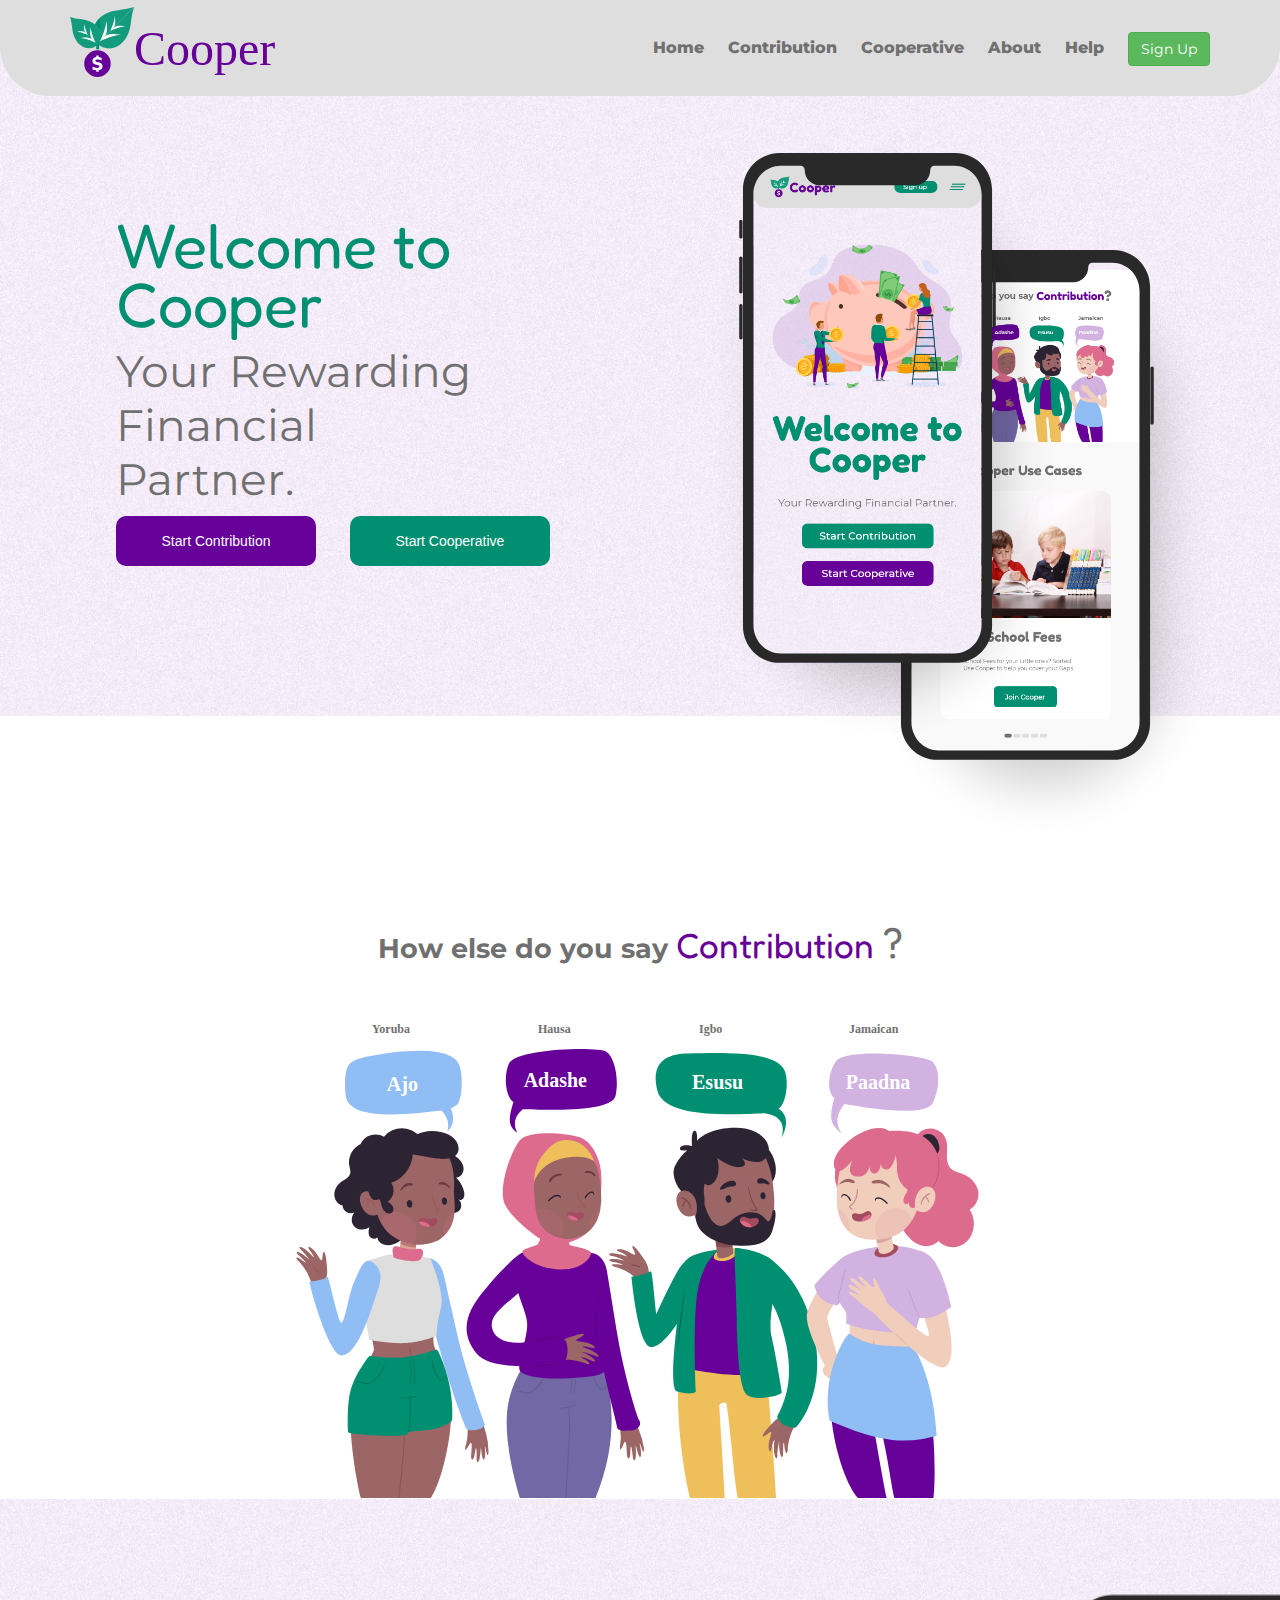
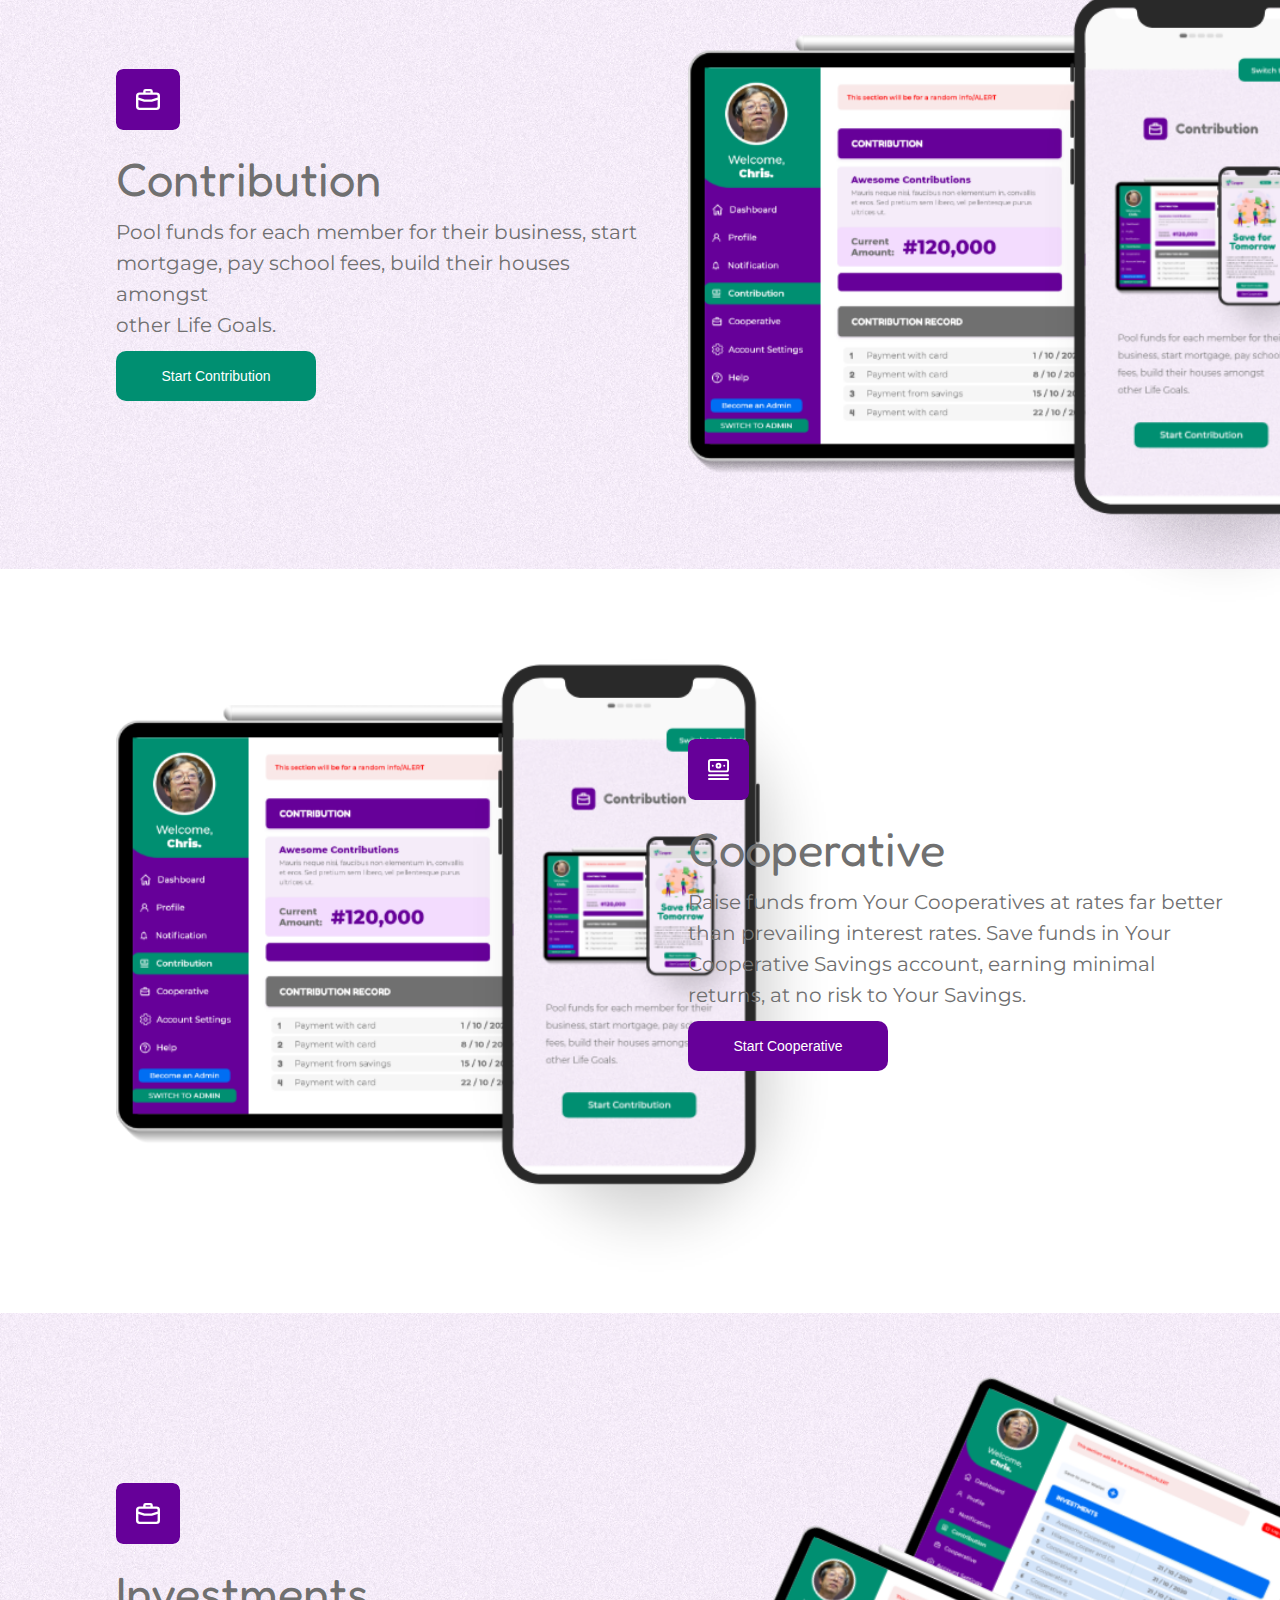
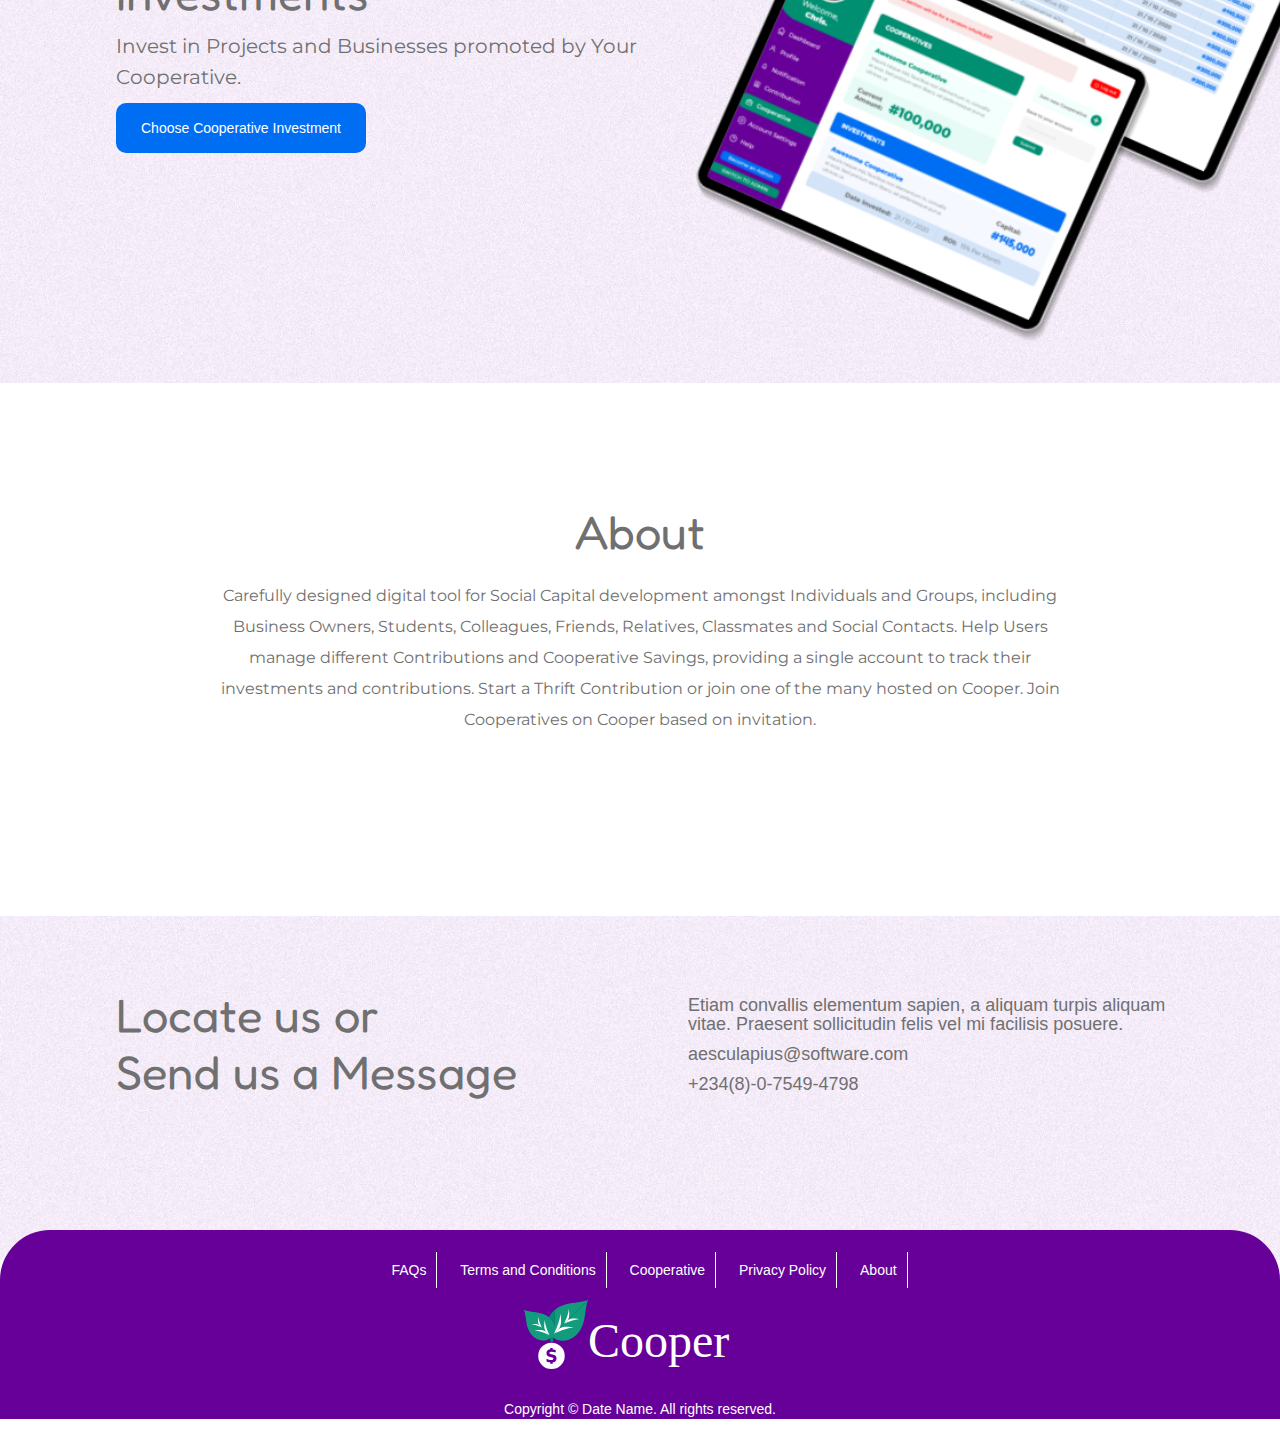
<file: html/index.html>
<!DOCTYPE html>
<html>
	<head>
		<title>DemoVoid</title>
		<link  type="text/css"  rel="stylesheet" href="../style/index.css">
		
		<link rel="stylesheet" href="https://use.fontawesome.com/releases/v5.6.3/css/all.css" integrity="sha384-UHRtZLI+pbxtHCWp1t77Bi1L4ZtiqrqD80Kn4Z8NTSRyMA2Fd33n5dQ8lWUE00s/" crossorigin="anonymous">
		<link rel="stylesheet" href="https://maxcdn.bootstrapcdn.com/bootstrap/3.4.1/css/bootstrap.min.css">
		<script src="https://ajax.googleapis.com/ajax/libs/jquery/3.4.1/jquery.min.js"></script>
		<script src="https://maxcdn.bootstrapcdn.com/bootstrap/3.4.1/js/bootstrap.min.js"></script>

			<!-- Fonts -->
		<link href="https://fonts.googleapis.com/css2?family=Montserrat:wght@300&display=swap" rel="stylesheet">
		<link href="https://fonts.googleapis.com/css2?family=Montserrat:wght@600&display=swap" rel="stylesheet">
		<link href="https://fonts.googleapis.com/css2?family=Fredoka+One&family=Montserrat:wght@600&display=swap" rel="stylesheet">

	
	</head>
	<body>
		<header>
			<div class="cooper-logo">
				<img src="../assets/indexlogo.svg" /> 
			</div>
			<div class="nav pull-right" >
				 <a href="#home" class="active">Home</a>
				  <a href="#news">Contribution</a>
				  <a href="#contact">Cooperative</a>
				  <a href="#about">About</a>
				  <a href="#about">Help</a>
				  <a><button type="button" class="btn btn-success">Sign Up</button></a>
			</div>	
		</header>
		<div class="welcome-banner">
			<div class="row">
    			<div class="col-xs-6 col-sm-6 col-md-6 col-lg-6 ">
    				<div class="content">
	    				<h3>Welcome to Cooper</h3>
	    				<h4>Your Rewarding Financial <br/> Partner.</h4>
	    				<button type="button" class="start-contribution-btn">Start Contribution</button>
	    				<button type="button" class="start-cooperative-btn">Start Cooperative</button>
	    			</div>
    			</div>
    			<div class="col-xs-6 col-sm-6 col-md-6 col-lg-6">
    				<div class="banner-mobile-image">
    					<img src="../assets/mobile.png" />
    				</div>
    			</div>
    		</div>
		</div>

		<div class="contribution-language">
			<center>
				<h3>
					How else do you say 
					<span class="text">Contribution</span> 
					<span class="question-mark">?</span>
					
				</h3>
				<br/>
				<img src="../assets/Group 2326.svg" />
			</center>
		</div>

		<div class="about-contribution">
			<div class="row">
    			<div class="col-xs-6 col-sm-6 col-md-6 col-lg-6 ">
    				<div class="content">
	    				<h3>
	    					<img  src="../assets/icons/bag.svg" >
	    					<br/>
	    					Contribution
	    				</h3>
	    				<h4>Pool funds for each member for their business, start <br/> mortgage, pay school fees, build their houses amongst <br/> other Life Goals.</h4>
	    				<button type="button" class="start-contribution-btn">Start Contribution</button>
	    				
	    			</div>
    			</div>
    			<div class="col-xs-6 col-sm-6 col-md-6 col-lg-6">
    				<div class="mobile-image">
    					<img src="../assets/tabmobile.png" />
    				</div>
    			</div>
    		</div>
		</div>

		<div class="about-cooperative">
				<div class="row">
	    			<div class="col-xs-6 col-sm-6 col-md-6 col-lg-6 ">
	    				<div class="mobile-image">
	    					<img src="../assets/tabmobile.png" />
	    				</div>
		    		</div>
	    			
	    			<div class="col-xs-6 col-sm-6 col-md-6 col-lg-6">
	    				
	    				<div class="content">
		    				<h3>
		    					<img  src="../assets/icons/money-stack.svg" >
		    					<br/>
		    					Cooperative
		    				</h3>
		    				<h4>Raise funds from Your Cooperatives at rates far better than prevailing interest rates. Save funds in Your Cooperative Savings account, earning minimal returns, at no risk to Your Savings.</h4>
		    				<button type="button" class="start-contribution-btn">Start Cooperative</button>
		    				
	    			</div>
	    		</div>
			</div>
		</div>

		<div class="about-investment">
			<div class="row">
    			<div class="col-xs-6 col-sm-6 col-md-6 col-lg-6 ">
    				<div class="content">
	    				<h3>
	    					<img  src="../assets/icons/bag.svg" >
	    					<br/>
	    					Investments
	    				</h3>
	    				<h4>Invest in Projects and Businesses promoted by Your Cooperative.</h4>
	    				<button type="button" class="start-contribution-btn">Choose Cooperative Investment</button>
	    				
	    			</div>
    			</div>
    			<div class="col-xs-6 col-sm-6 col-md-6 col-lg-6">
    				<div class="mobile-image">
    					<img src="../assets/tablets.png" />
    				</div>
    			</div>
    		</div>
		</div>

		<div class="about">
			<center>
				<h3>About</h3>

				<h4>
					Carefully designed digital tool for Social Capital development amongst Individuals and Groups, including Business Owners, Students, Colleagues, Friends, Relatives, Classmates and Social Contacts. Help Users manage different Contributions and Cooperative Savings, providing a single account to track their investments and contributions. Start a Thrift Contribution or join one of the many hosted on Cooper. Join Cooperatives on Cooper based on invitation.
				</h4>
			</center>
		</div>

		<div class="contact">
			<div class="row">
    			<div class="col-xs-6 col-sm-6 col-md-6 col-lg-6 ">
    				<div class="content">
	    				<h3>
	    					Locate us or  <br/> Send us a Message
	    				</h3>
	    				
	    				
	    				
	    			</div>
    			</div>
    			<div class="col-xs-6 col-sm-6 col-md-6 col-lg-6">
    				<div class="mobile">
    					<h4>Etiam convallis elementum sapien, a aliquam turpis aliquam <br/>vitae. Praesent sollicitudin felis vel mi facilisis posuere.</h4>
    					<h4>aesculapius@software.com</h4>
    					<h4>+234(8)-0-7549-4798</h4>
    				</div>
    			</div>
    		</div>
		</div>

		<footer>
			<center>
				  <a href="#home" class="active">FAQs</a>
				  <a href="#news">Terms and Conditions</a>
				  <a href="#contact">Cooperative</a>
				  <a href="#about">Privacy Policy</a>
				  <a href="#about">About</a>
				  <br/><br/>
				  <img src="../assets/Group 756.svg" /> 
				  <p>Copyright © Date Name. All rights reserved.</p>
			</center>
			
		</footer>

	</body>
</html>
</file>
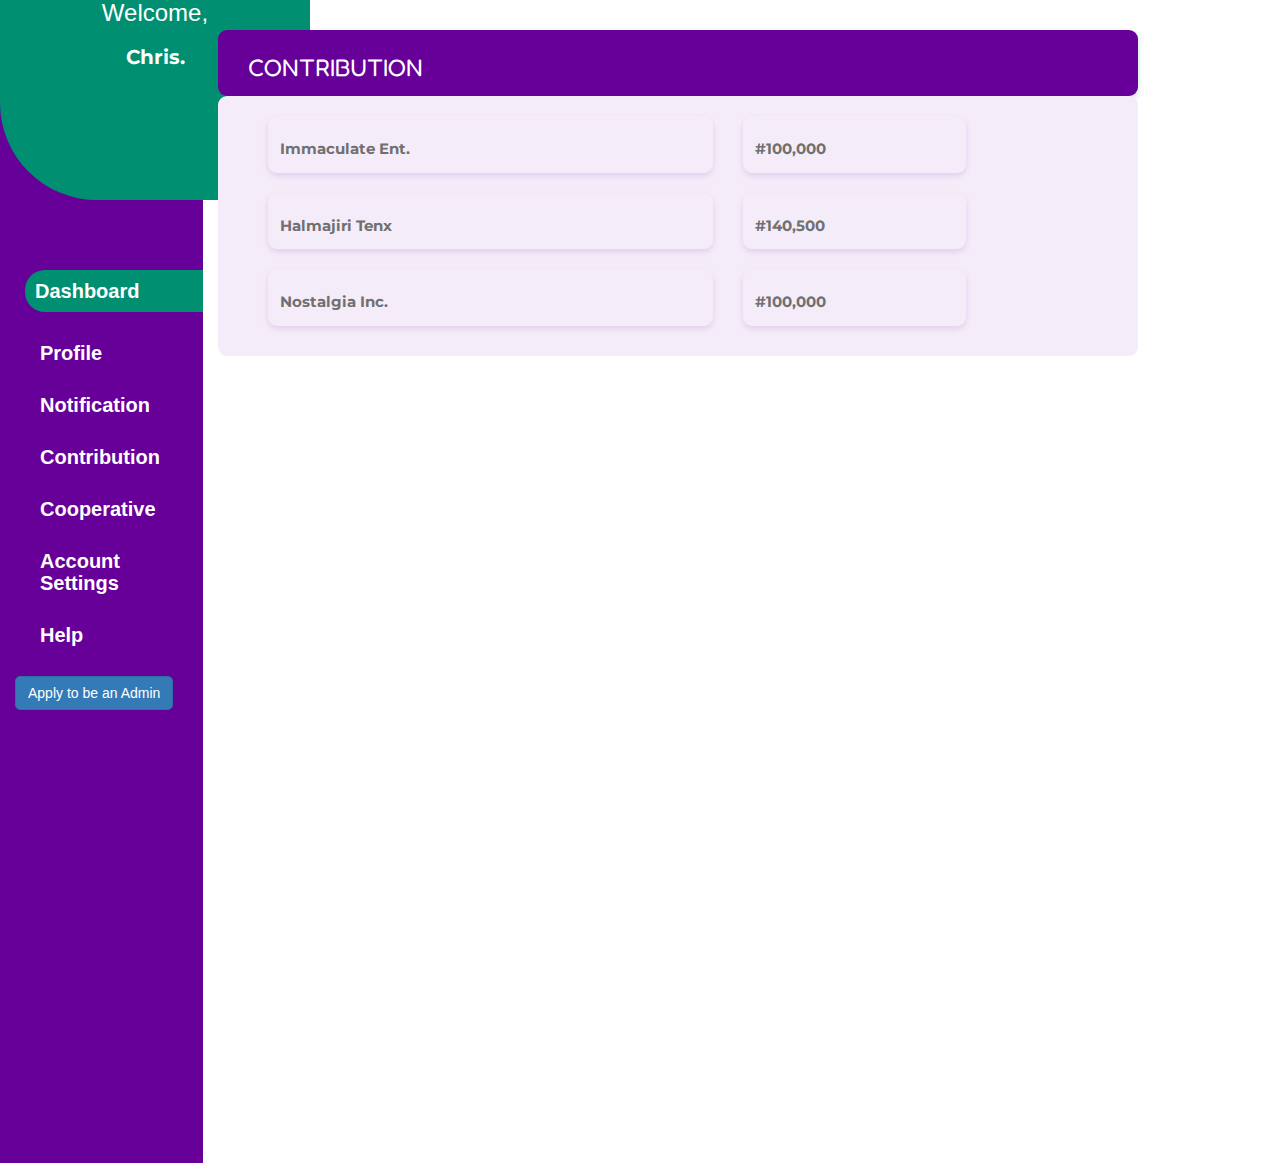
<file: html/all-user-cop.html>
<!DOCTYPE html>
<html>
	<head>
		<title>DemoVoid</title>
		<link  type="text/css"  rel="stylesheet" href="../style/contributions.css">
		<link  type="text/css"  rel="stylesheet" href="../style/user-dashboard.css">
		
		<link rel="stylesheet" href="https://use.fontawesome.com/releases/v5.6.3/css/all.css" integrity="sha384-UHRtZLI+pbxtHCWp1t77Bi1L4ZtiqrqD80Kn4Z8NTSRyMA2Fd33n5dQ8lWUE00s/" crossorigin="anonymous">
		<link rel="stylesheet" href="https://maxcdn.bootstrapcdn.com/bootstrap/3.4.1/css/bootstrap.min.css">
		<script src="https://ajax.googleapis.com/ajax/libs/jquery/3.4.1/jquery.min.js"></script>
		<script src="https://maxcdn.bootstrapcdn.com/bootstrap/3.4.1/js/bootstrap.min.js"></script>

			<!-- Fonts -->
		<link href="https://fonts.googleapis.com/css2?family=Montserrat:wght@300&display=swap" rel="stylesheet">
		<link href="https://fonts.googleapis.com/css2?family=Montserrat:wght@600&display=swap" rel="stylesheet">
		<link href="https://fonts.googleapis.com/css2?family=Fredoka+One&family=Montserrat:wght@600&display=swap" rel="stylesheet">

	
	</head>
	<body>
		<div class="row">
    		<div class="col-xs-2 col-sm-2 col-md-2 col-lg-2 sidebar">
    			<div class="sidebar-header">
    				<center>
    					<h3>Welcome,</h3>
    					<h1>Chris.</h1>
    				</center>
    					
    			</div>
    			<div class="sidebar-menu">

    				<h4 class="select">Dashboard</h4>
    				<h4>Profile</h4>
    				<h4>Notification</h4>
    				<h4>Contribution</h4>
    				<h4>Cooperative</h4>
    				<h4>Account Settings</h4>
   					<h4>Help</h4>
   					<center>
   						<button type="button" class="btn btn-primary">Apply to be an Admin</button>
    				</center>				
    			</div>
    		</div>
                <div class="container">
                    <div class="col-xs-10 col-sm-10 col-md-10 col-lg-10">
                        <div class="activities-card-contribution">
                                        <div class="activities-header">
                                            <h3>CONTRIBUTION</h3>
                                        </div>
                                        <div class="activities-body">
                                            <div class="row">
                                                <div class="col-xs-6 col-sm-6 col-md-6 col-lg-6">
                                                    <div class="activities-name">
                                                        <h3>Immaculate Ent.</h3>
                                                    </div>
                                                </div>
                                                <div class="col-xs-6 col-sm-6 col-md-6 col-lg-6">
                                                    <div class="activities-amount">
                                                        <h3>#100,000</h3>
                                                    </div>
                                                </div>
                                            </div>


                                            <div class="row">
                                                <div class="col-xs-6 col-sm-6 col-md-6 col-lg-6">
                                                    <div class="activities-name">
                                                        <h3>Halmajiri Tenx</h3>
                                                    </div>
                                                </div>
                                                <div class="col-xs-6 col-sm-6 col-md-6 col-lg-6">
                                                    <div class="activities-amount">
                                                        <h3>#140,500</h3>
                                                    </div>
                                                </div>
                                            </div>
                                            

                                            <div class="row">
                                                <div class="col-xs-6 col-sm-6 col-md-6 col-lg-6">
                                                    <div class="activities-name">
                                                        <h3>Nostalgia Inc.</h3>
                                                    </div>
                                                </div>
                                                <div class="col-xs-6 col-sm-6 col-md-6 col-lg-6">
                                                    <div class="activities-amount">
                                                        <h3>#100,000</h3>
                                                    </div>
                                                </div>
                                            </div>
                                        </div>
                    </div>
                </div>
        </div>
    </body>
</html>
</file>
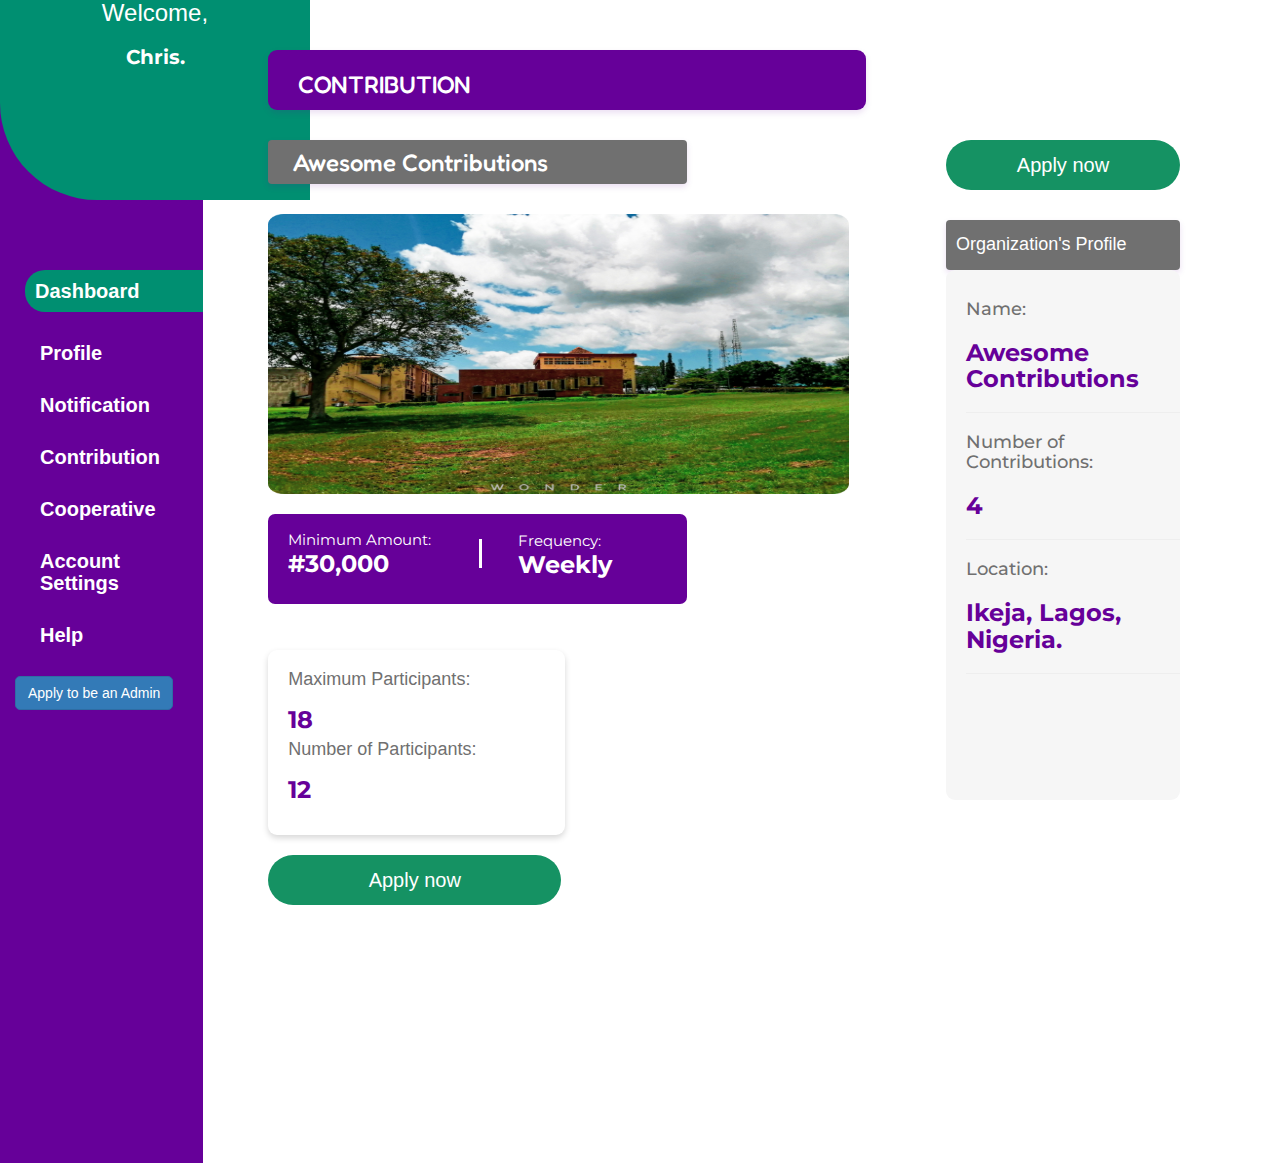
<file: html/contribution-details.html>
<!DOCTYPE html>
<html>
	<head>
		<title>DemoVoid</title>
		<link  type="text/css"  rel="stylesheet" href="../style/contributions.css">
		<link  type="text/css"  rel="stylesheet" href="../style/contribution-details.css">
		
		<link rel="stylesheet" href="https://use.fontawesome.com/releases/v5.6.3/css/all.css" integrity="sha384-UHRtZLI+pbxtHCWp1t77Bi1L4ZtiqrqD80Kn4Z8NTSRyMA2Fd33n5dQ8lWUE00s/" crossorigin="anonymous">
		<link rel="stylesheet" href="https://maxcdn.bootstrapcdn.com/bootstrap/3.4.1/css/bootstrap.min.css">
		<script src="https://ajax.googleapis.com/ajax/libs/jquery/3.4.1/jquery.min.js"></script>
		<script src="https://maxcdn.bootstrapcdn.com/bootstrap/3.4.1/js/bootstrap.min.js"></script>

			<!-- Fonts -->
		<link href="https://fonts.googleapis.com/css2?family=Montserrat:wght@300&display=swap" rel="stylesheet">
		<link href="https://fonts.googleapis.com/css2?family=Montserrat:wght@600&display=swap" rel="stylesheet">
		<link href="https://fonts.googleapis.com/css2?family=Fredoka+One&family=Montserrat:wght@600&display=swap" rel="stylesheet">

	
	</head>
	<body>
		<div class="row">
    		<div class="col-xs-2 col-sm-2 col-md-2 col-lg-2 sidebar">
    			<div class="sidebar-header">
    				<center>
    					<h3>Welcome,</h3>
    					<h1>Chris.</h1>
    				</center>
    					
    			</div>
    			<div class="sidebar-menu">

    				<h4 class="select">Dashboard</h4>
    				<h4>Profile</h4>
    				<h4>Notification</h4>
    				<h4>Contribution</h4>
    				<h4>Cooperative</h4>
    				<h4>Account Settings</h4>
   					<h4>Help</h4>
   					<center>
   						<button type="button" class="btn btn-primary">Apply to be an Admin</button>
    				</center>				
    			</div>
    		</div>
    		<div class="col-xs-10 col-sm-10 col-md-10 col-lg-10">
    			<div class="row">
    		      <div class="col-xs-8 col-sm-8 col-md-8 col-lg-8">
    		      	<div class="main">
	    				<div class="title">
	    					<h3>CONTRIBUTION</h3>
	    				</div>

	    				<div class="contribution-name">
	    					<h3>Awesome Contributions</h3>
	    				</div>
	    				<div class="contribution-image">
	    					<img  src="../assets/LRM_EXPORT_105958463692133_20191012_125636948-01@2x copy.png" alt="Card image">
	    				</div>
	    				<div class="contribution-summary">
	    					<h3>
	    						<span class="title-1">
	    							Minimum Amount:
	    						</span>
	    						<br/>
	    						#30,000
	    						<span class="border">
	    						</span>
	    						<div class="title-2">
	    							<span class="title-1">
	    							Frequency:
		    						</span>
		    						<br/>
		    						Weekly
	    						</div>
	    					</h3>
	    					<div class="members">
	    						<h4>Maximum Participants:</h4>
	    						<h3>18</h3>
	    						<h4>Number of Participants:</h4>
	    						<h3>12</h3>
	    					</div>	
	    					 <button class="button-apply">Apply now</button>
	    				</div>
	    			</div>	
    		      </div>
    		      <div class="col-xs-4 col-sm-4 col-md-4 col-lg-4">
    		      	<div class="main-2">
    		      		<button class="button-apply">Apply now</button>
    		      		<div class="contribution-info">
    		      			<div class="profile">
    		      				<h4>Organization's Profile</h4>
    		      			</div>
    		      			<div class="contribution-details">
    		      				<h4>Name:</h4>
	    						<h3>Awesome Contributions</h3>
	    						<hr/>
	    						<h4>Number of Contributions:</h4>
	    						<h3>4</h3>
	    						<hr/>
	    						<h4>Location:</h4>
	    						<h3>Ikeja, Lagos, Nigeria.</h3>
	    						<hr/>
    		      			</div>
	    						
	    				</div>	
    		      	</div>
    		      	
    		      </div>
    		    </div>
    		</div>
    	</div>
		
	</body>
</html>
</file>
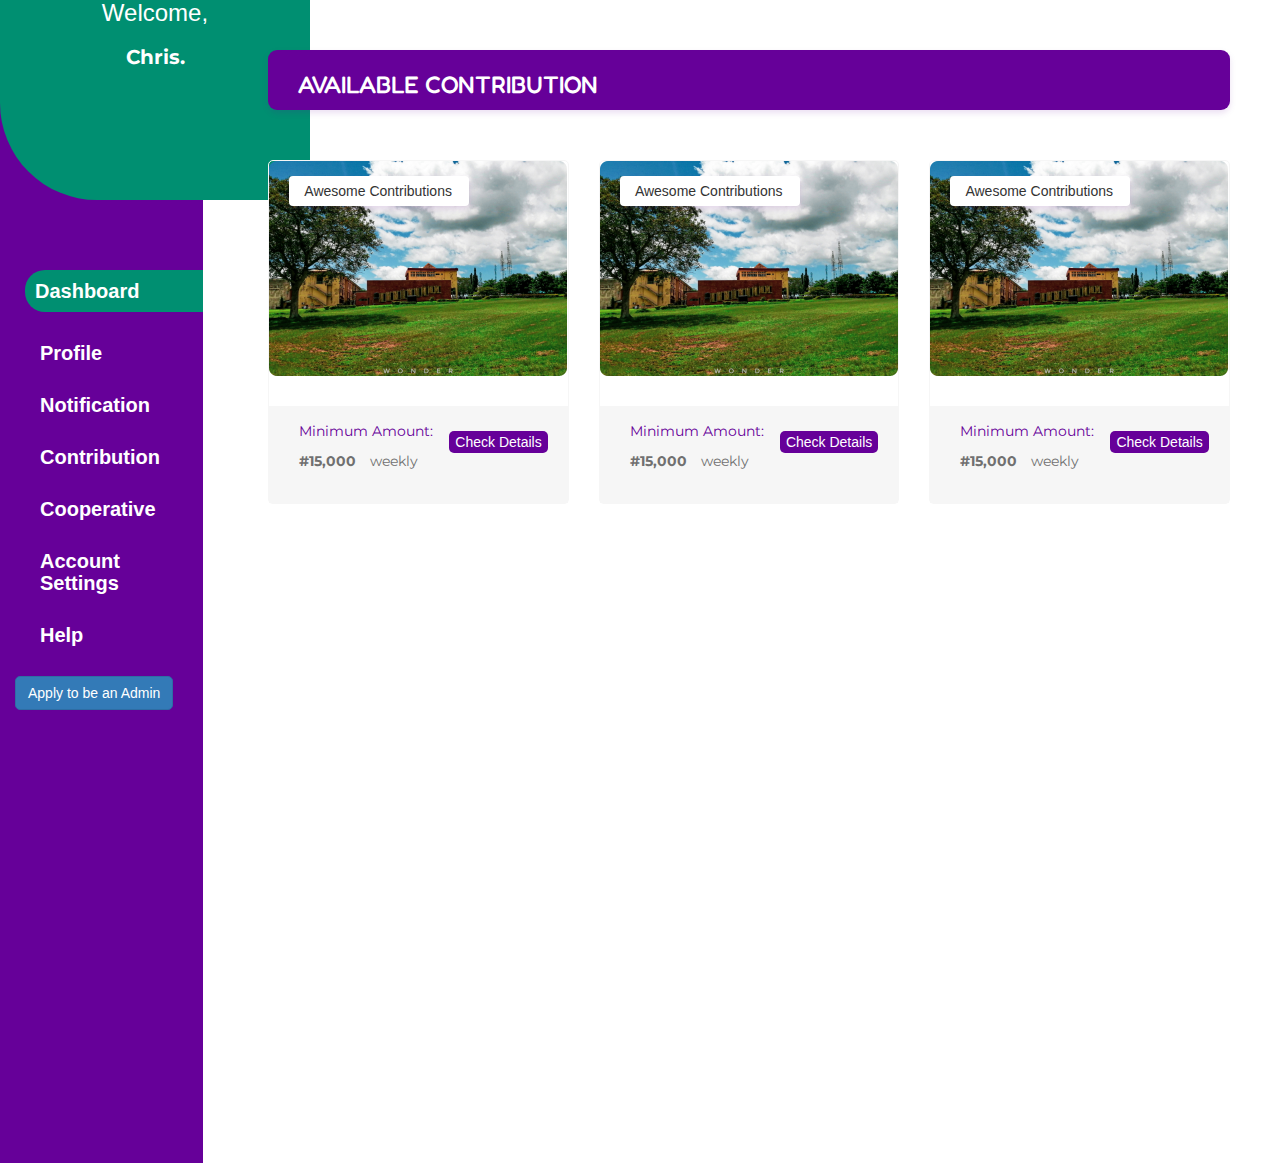
<file: html/contributions.html>
<!DOCTYPE html>
<html>
	<head>
		<title>DemoVoid</title>
		<link  type="text/css"  rel="stylesheet" href="../style/contributions.css">
		
		<link rel="stylesheet" href="https://use.fontawesome.com/releases/v5.6.3/css/all.css" integrity="sha384-UHRtZLI+pbxtHCWp1t77Bi1L4ZtiqrqD80Kn4Z8NTSRyMA2Fd33n5dQ8lWUE00s/" crossorigin="anonymous">
		<link rel="stylesheet" href="https://maxcdn.bootstrapcdn.com/bootstrap/3.4.1/css/bootstrap.min.css">
		<script src="https://ajax.googleapis.com/ajax/libs/jquery/3.4.1/jquery.min.js"></script>
		<script src="https://maxcdn.bootstrapcdn.com/bootstrap/3.4.1/js/bootstrap.min.js"></script>

			<!-- Fonts -->
		<link href="https://fonts.googleapis.com/css2?family=Montserrat:wght@300&display=swap" rel="stylesheet">
		<link href="https://fonts.googleapis.com/css2?family=Montserrat:wght@600&display=swap" rel="stylesheet">
		<link href="https://fonts.googleapis.com/css2?family=Fredoka+One&family=Montserrat:wght@600&display=swap" rel="stylesheet">

	
	</head>
	<body>
		
			<div class="row">
    			<div class="col-xs-2 col-sm-2 col-md-2 col-lg-2 sidebar">
    				<div class="sidebar-header">
    					<center>
    						<h3>Welcome,</h3>
    						<h1>Chris.</h1>
    					</center>
    					
    				</div>
    				<div class="sidebar-menu">

    					<h4 class="select">Dashboard</h4>
    					<h4>Profile</h4>
    					<h4>Notification</h4>
    					<h4>Contribution</h4>
    					<h4>Cooperative</h4>
    					<h4>Account Settings</h4>
    					<h4>Help</h4>
    					<center>
    						<button type="button" class="btn btn-primary">Apply to be an Admin</button>
    					</center>
    					
    					
    				</div>
    			</div>
    			<div class="col-xs-10 col-sm-10 col-md-10 col-lg-10">
    				<div class="main">
	    				<div class="title">
	    					<h3>AVAILABLE CONTRIBUTION</h3>
	    				</div>
	    				<div class="contribution-grid">
	    					<div class="row">
    							<div class="col-xs-4 col-sm-4 col-md-4 col-lg-4">
    								<div class="card contribution-card" >
									  	<img class="card-img-top contributions-image" src="../assets/LRM_EXPORT_105958463692133_20191012_125636948-01@2x copy.png" alt="Card image">
									  	<div class="card bg-light ">
    										<div class="card-body contributions-name">
    											<p>Awesome Contributions</p>
    										</div>
 										 </div>
									  <div class="card-body contribution-card-body">
										    <p class="card-text contribution-card-body-min-amount">
										    	Minimum Amount:
											</p>
										    <p class="card-text contribution-card-body-amount">
										    	#15,000
										    	<span class="duration">weekly</span>
											</p>
										    <button >Check Details</button>
									  </div>
									</div>
    								

    							</div>
    							<div class="col-xs-4 col-sm-4 col-md-4 col-lg-4">
    								<div class="card contribution-card" >
									  	<img class="card-img-top contributions-image" src="../assets/LRM_EXPORT_105958463692133_20191012_125636948-01@2x copy.png" alt="Card image">
									  	<div class="card bg-light ">
    										<div class="card-body contributions-name">
    											<p>Awesome Contributions</p>
    										</div>
 										 </div>
									  <div class="card-body contribution-card-body">
										    <p class="card-text contribution-card-body-min-amount">
										    	Minimum Amount:
											</p>
										    <p class="card-text contribution-card-body-amount">
										    	#15,000
										    	<span class="duration">weekly</span>
											</p>
										    <button >Check Details</button>
									  </div>
									</div>
    							</div>
    							<div class="col-xs-4 col-sm-4 col-md-4 col-lg-4">
    								<div class="card contribution-card" >
									  	<img class="card-img-top contributions-image" src="../assets/LRM_EXPORT_105958463692133_20191012_125636948-01@2x copy.png" alt="Card image">
									  	<div class="card bg-light ">
    										<div class="card-body contributions-name">
    											<p>Awesome Contributions</p>
    										</div>
 										 </div>
									  <div class="card-body contribution-card-body">
										    <p class="card-text contribution-card-body-min-amount">
										    	Minimum Amount:
											</p>
										    <p class="card-text contribution-card-body-amount">
										    	#15,000
										    	<span class="duration">weekly</span>
											</p>
										    <button >Check Details</button>
									  </div>
									</div>
    							</div>
	    				</div>
	    			</div>
    			</div>
    		</div>
    	
	</body>
</html>
</file>
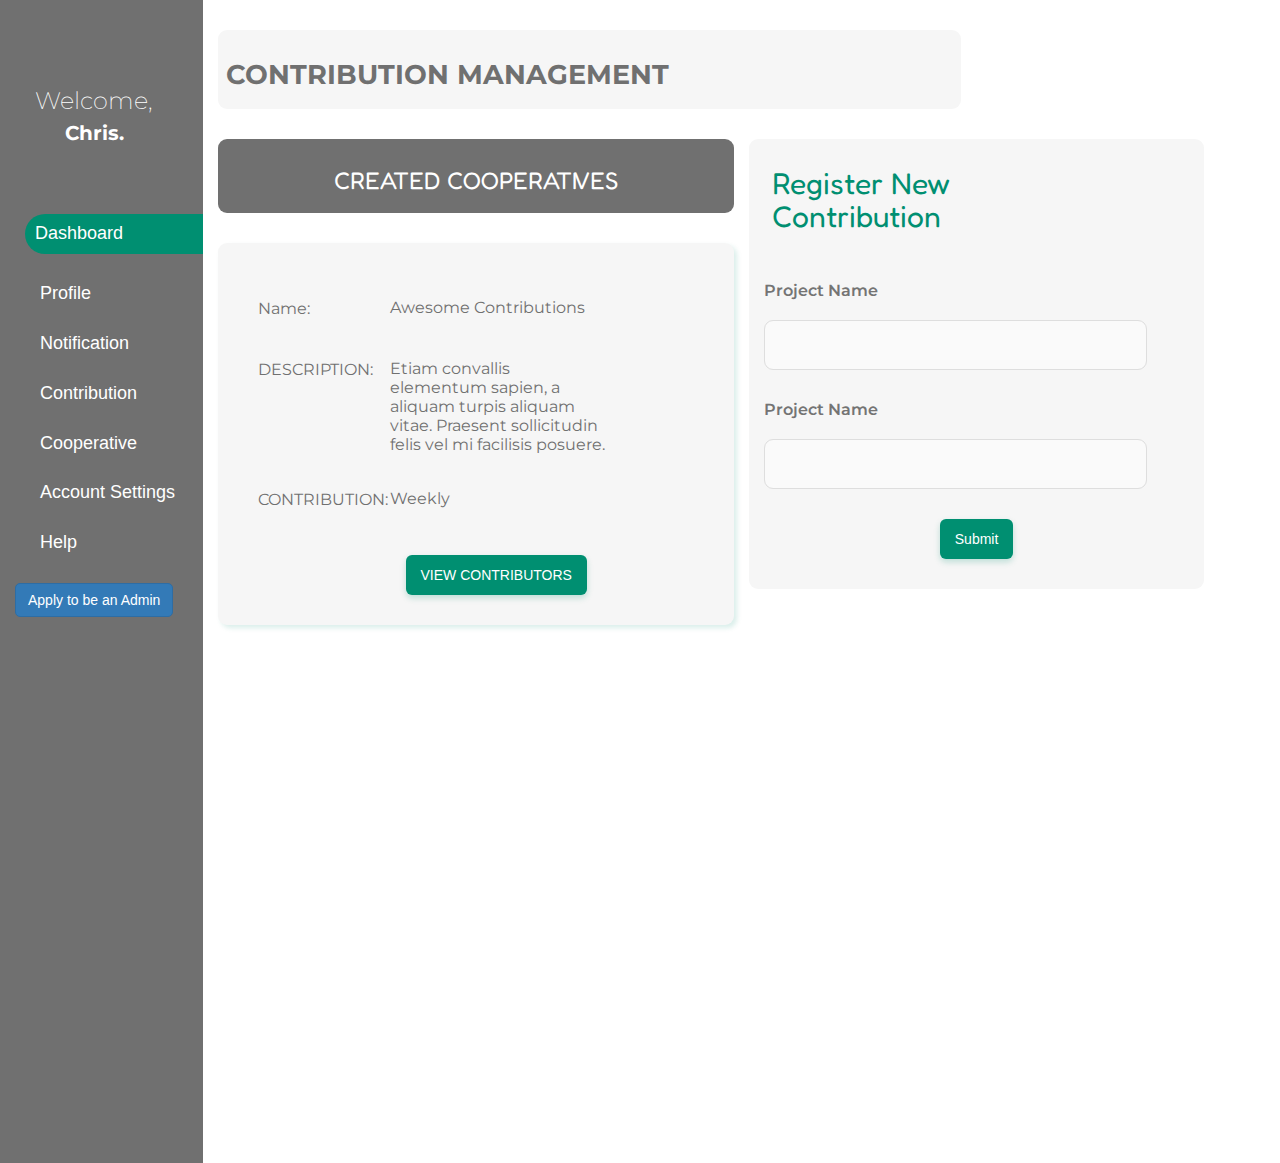
<file: html/create-ajo.html>
<!DOCTYPE html>
<html>
	<head>
		<title>DemoVoid</title>
		<link  type="text/css"  rel="stylesheet" href="../style/create-ajo.css">
		
		<link rel="stylesheet" href="https://use.fontawesome.com/releases/v5.6.3/css/all.css" integrity="sha384-UHRtZLI+pbxtHCWp1t77Bi1L4ZtiqrqD80Kn4Z8NTSRyMA2Fd33n5dQ8lWUE00s/" crossorigin="anonymous">
		<link rel="stylesheet" href="https://maxcdn.bootstrapcdn.com/bootstrap/3.4.1/css/bootstrap.min.css">
		<script src="https://ajax.googleapis.com/ajax/libs/jquery/3.4.1/jquery.min.js"></script>
		<script src="https://maxcdn.bootstrapcdn.com/bootstrap/3.4.1/js/bootstrap.min.js"></script>

			<!-- Fonts -->
		<link href="https://fonts.googleapis.com/css2?family=Montserrat:wght@300&display=swap" rel="stylesheet">
		<link href="https://fonts.googleapis.com/css2?family=Montserrat:wght@600&display=swap" rel="stylesheet">
		<link href="https://fonts.googleapis.com/css2?family=Fredoka+One&family=Montserrat:wght@600&display=swap" rel="stylesheet">

	
	</head>
	<body>
		
			<div class="row">
    			<div class="col-xs-2 col-sm-2 col-md-2 col-lg-2 sidebar">
    				<div class="sidebar-header">
    					<center>
    						<h3>Welcome,</h3>
    						<h1>Chris.</h1>
    					</center>
    					
    				</div>
    				<div class="sidebar-menu">

    					<h4 class="select">Dashboard</h4>
    					<h4>Profile</h4>
    					<h4>Notification</h4>
    					<h4>Contribution</h4>
    					<h4>Cooperative</h4>
    					<h4>Account Settings</h4>
    					<h4>Help</h4>
    					<center>
    						<button type="button" class="btn btn-primary">Apply to be an Admin</button>
    					</center>
    					
    					
    				</div>
    			</div>
    			<div class="col-xs-10 col-sm-10 col-md-10 col-lg-10">
                    <header>
                        <h3>CONTRIBUTION MANAGEMENT</h3>
                    </header>
                    <div class="row">
                        <div class="col-xs-6 col-sm-6 col-md-6 col-lg-6 existing-contribution">
                            <div class="title">
                                <h3>CREATED COOPERATIVES</h3>
                            </div>
                            <div class="contribution-card">
                                <div class="contribution-card-body">
                                    <div class="row">
                                        <div class="col-xs-3 col-sm-3 col-md-3 col-lg-3 content-title">
                                            <h3>Name:</h3>
                                        </div>
                                        <div class="col-xs-6 col-sm-6 col-md-6 col-lg-6 content-body">
                                             <h3>Awesome Contributions</h3>
                                        </div>
                                    </div>

                                     <div class="row">
                                        <div class="col-xs-3 col-sm-3 col-md-3 col-lg-3 content-title">
                                            <h3>DESCRIPTION:</h3>
                                        </div>
                                        <div class="col-xs-6 col-sm-6 col-md-6 col-lg-6 content-body">
                                            <h3>
                                             Etiam convallis elementum sapien, a aliquam turpis aliquam vitae. Praesent sollicitudin felis vel mi facilisis posuere.
                                            </h3>
                                        </div>
                                    </div>

                                     <div class="row">
                                        <div class="col-xs-3 col-sm-3 col-md-3 col-lg-3 content-title">
                                            <h3>CONTRIBUTION:</h3>
                                        </div>
                                        <div class="col-xs-6 col-sm-6 col-md-6 col-lg-6 content-body">
                                             <h3>Weekly</h3>
                                        </div>
                                    </div>
                                    <center>
                                        <button class="contributors">VIEW CONTRIBUTORS</button>
                                    </center>
                                    
                                </div>  
                            </div>

                        </div>
                        <div class="col-xs-5 col-sm-5 col-md-5 col-lg-5 contribution-form">
                            <header>
                                <h3>
                                    Register New <br/> Contribution
                                </h3>
                            </header>
                            <p>Project Name</p>
                            <input type="text" />

                            <p>Project Name</p>
                            <input type="text" />

                            <center>
                             <button class="create-ajo-btn">Submit</button>
                        </center>
                        </div>
                    </div>

                </div>
            </div>
    </body>
</html>
</file>
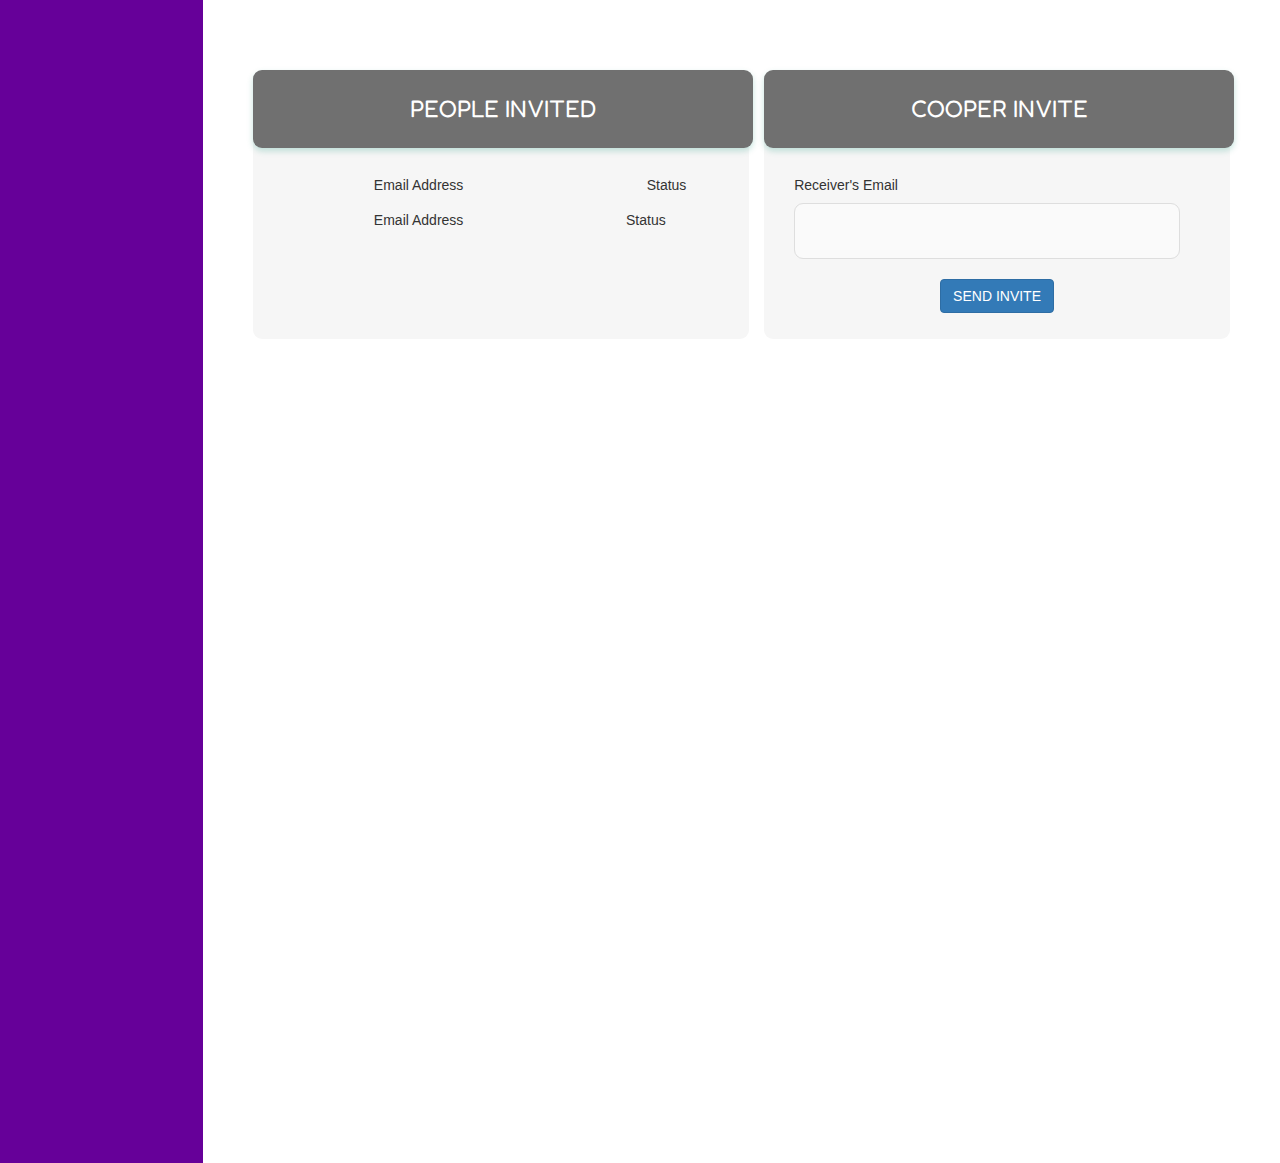
<file: html/invite.html>
<!DOCTYPE html>
<html>
	<head>
		<title>DemoVoid</title>
		<link  type="text/css"  rel="stylesheet" href="../style/contributions.css">
        <link  type="text/css"  rel="stylesheet" href="../style/invite.css">
		
		<link rel="stylesheet" href="https://use.fontawesome.com/releases/v5.6.3/css/all.css" integrity="sha384-UHRtZLI+pbxtHCWp1t77Bi1L4ZtiqrqD80Kn4Z8NTSRyMA2Fd33n5dQ8lWUE00s/" crossorigin="anonymous">
		<link rel="stylesheet" href="https://maxcdn.bootstrapcdn.com/bootstrap/3.4.1/css/bootstrap.min.css">
		<script src="https://ajax.googleapis.com/ajax/libs/jquery/3.4.1/jquery.min.js"></script>
		<script src="https://maxcdn.bootstrapcdn.com/bootstrap/3.4.1/js/bootstrap.min.js"></script>

			<!-- Fonts -->
		<link href="https://fonts.googleapis.com/css2?family=Montserrat:wght@300&display=swap" rel="stylesheet">
		<link href="https://fonts.googleapis.com/css2?family=Montserrat:wght@600&display=swap" rel="stylesheet">
		<link href="https://fonts.googleapis.com/css2?family=Fredoka+One&family=Montserrat:wght@600&display=swap" rel="stylesheet">

	
	</head>
	<body>
		
			<div class="row">
    		<div class="col-xs-2 col-sm-2 col-md-2 col-lg-2 sidebar">
                
                <div class="sidebar-menu">

                        
                </div>
            </div>

                <div class="col-xs-10 col-sm-10 col-md-10 col-lg-10">
                    <div class="main">
                        <div class="row">
                        
                            <div class="space">
                            </div> 
                            <div class="col-xs-6 col-sm-6 col-md-6 col-lg-6 invited-card">
                                <div class="invited-header">
                                    <h3>PEOPLE INVITED</h3>
                                </div>
                                <br/>
                                <div class="row">
                                     <div class="col-xs-8 col-sm-8 col-md-8 col-lg-8 invited-email">
                                        <center>
                                            <h5>Email Address</h5>
                                        </center>
                                        
                                     </div>
                                     <div class="col-xs-4 col-sm-4 col-md-4 col-lg-4 invited-status">
                                        <center>
                                             <h5>Status</h5>
                                        </center>
                                       
                                     </div>


                                      <div class="col-xs-8 col-sm-8 col-md-8 col-lg-8 invited-email">
                                        <center>
                                            <h5>Email Address</h5>
                                        </center>
                                        
                                     </div>
                                     <div class="col-xs-3 col-sm-3 col-md-3 col-lg-3 invited-status">
                                        <center>
                                             <h5>Status</h5>
                                        </center>
                                       
                                     </div>
                                </div>

                            </div>
                           
                                <div class="col-xs-6 col-sm-6 col-md-6 col-lg-6">
                                    <div class="invite-form">
                                        <div class="invite-form-header">
                                            <h3>COOPER INVITE</h3>
                                        </div>

                                        <div class="content">
                                            <h5>Receiver's Email</h5>

                                            <input type="text" >
                                        </div>
                                        <br/>
                                        <center>
                                            <button type="submit" class="btn btn-primary">SEND INVITE</button>
                                        </center>
                                       
                                    </div>
                                </div>
                         </div>
                    </div>
                </div>
            </div>
    </body>
</file>
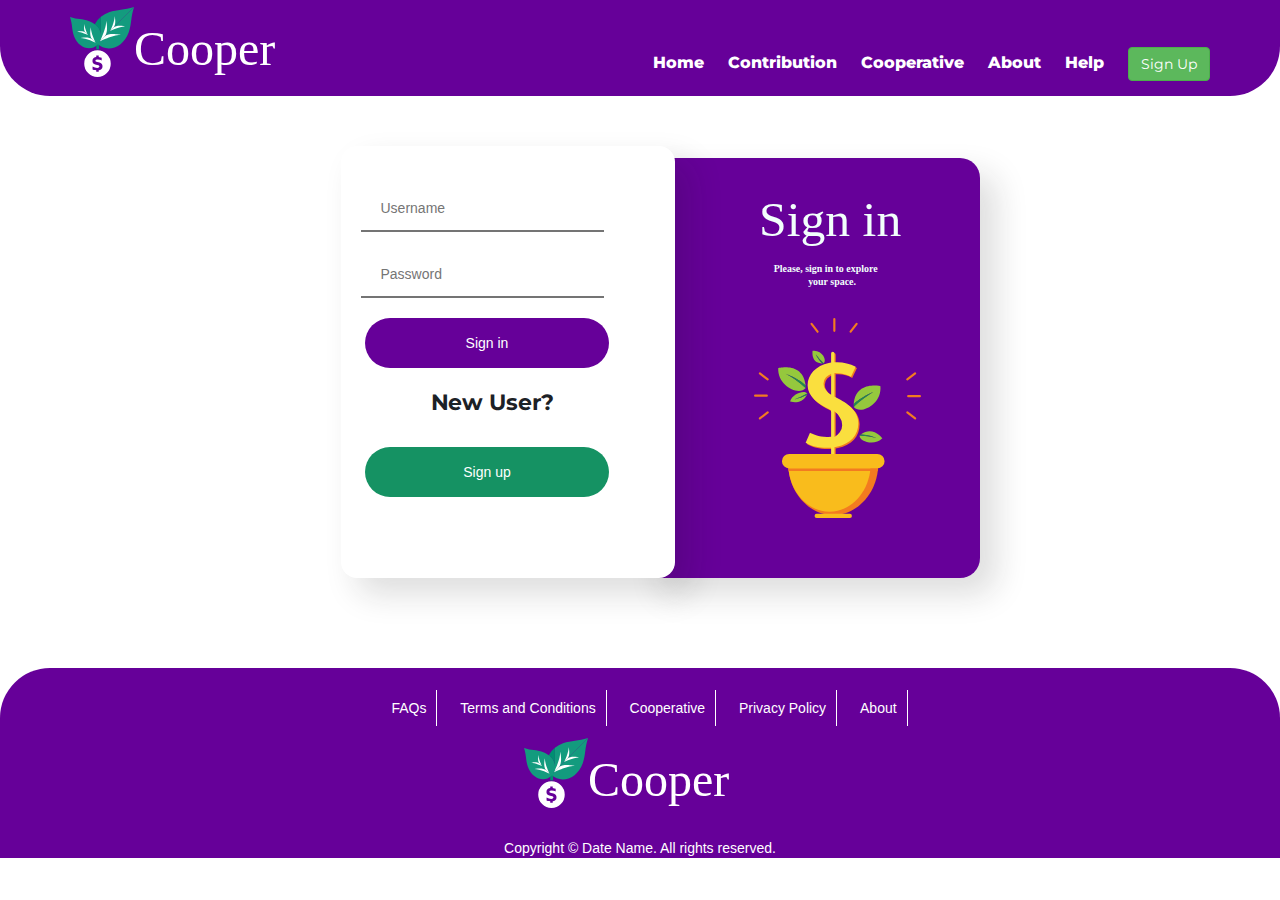
<file: html/login.html>
<!DOCTYPE html>
<html>
	<head>
		<title>DemoVoid</title>
		<link  type="text/css"  rel="stylesheet" href="../style/login.css">
		
		<link rel="stylesheet" href="https://use.fontawesome.com/releases/v5.6.3/css/all.css" integrity="sha384-UHRtZLI+pbxtHCWp1t77Bi1L4ZtiqrqD80Kn4Z8NTSRyMA2Fd33n5dQ8lWUE00s/" crossorigin="anonymous">
		<link rel="stylesheet" href="https://maxcdn.bootstrapcdn.com/bootstrap/3.4.1/css/bootstrap.min.css">
		<script src="https://ajax.googleapis.com/ajax/libs/jquery/3.4.1/jquery.min.js"></script>
		<script src="https://maxcdn.bootstrapcdn.com/bootstrap/3.4.1/js/bootstrap.min.js"></script>

			<!-- Fonts -->
		<link href="https://fonts.googleapis.com/css2?family=Montserrat:wght@300&display=swap" rel="stylesheet">
	
	</head>
	<body>
		<header>
			<div class="cooper-logo">
				<img src="../assets/Group 756.svg" /> 
			</div>
			<div class="nav pull-right" >
				 <a href="#home" class="active">Home</a>
				  <a href="#news">Contribution</a>
				  <a href="#contact">Cooperative</a>
				  <a href="#about">About</a>
				  <a href="#about">Help</a>
				  <a><button type="button" class="btn btn-success">Sign Up</button></a>
			</div>	
		</header>
		<center>
			<div class='auth-page'>
				<div class="container">
				  	<div class="row">
					    <div class="col-sm-6" >
					        <div class="card">
	   							<div class="card-body">
	   								<div class="auth-field">
	   									<br />
	   								  <input type="text" id="fname" placeholder="Username" name="fname">

	   								  <input type="text" id="fname" placeholder="Password" name="fname">

	   								  <button class="auth-button-singin">Sign in</button>
	   								  <center>
	   								  	<h3>New User?</h3>
	   								  </center>

	   								  <button class="auth-button-signup">Sign up</button>
	   								  
	   							    </div>
	   							</div>
	  						</div>
					    </div>
					    <div class="col-sm-6">
					       <div class="card-signin-details">
							  <div class="card-body-signin-details">
							    	<img src="../assets/Group 774.svg"/>

							   	 	<div class="signin-details">
							      		<img src="../assets/Group 592.svg" />
							     	</div> 
							  </div>
							</div>
					    </div>
				 	</div>
				</div>
			</div>
			
		</center>
		<footer>
			<center>
				  <a href="#home" class="active">FAQs</a>
				  <a href="#news">Terms and Conditions</a>
				  <a href="#contact">Cooperative</a>
				  <a href="#about">Privacy Policy</a>
				  <a href="#about">About</a>
				  <br/><br/>
				  <img src="../assets/Group 756.svg" /> 
				  <p>Copyright © Date Name. All rights reserved.</p>
			</center>
			
		</footer>
		

	</body>	
</html>
</file>
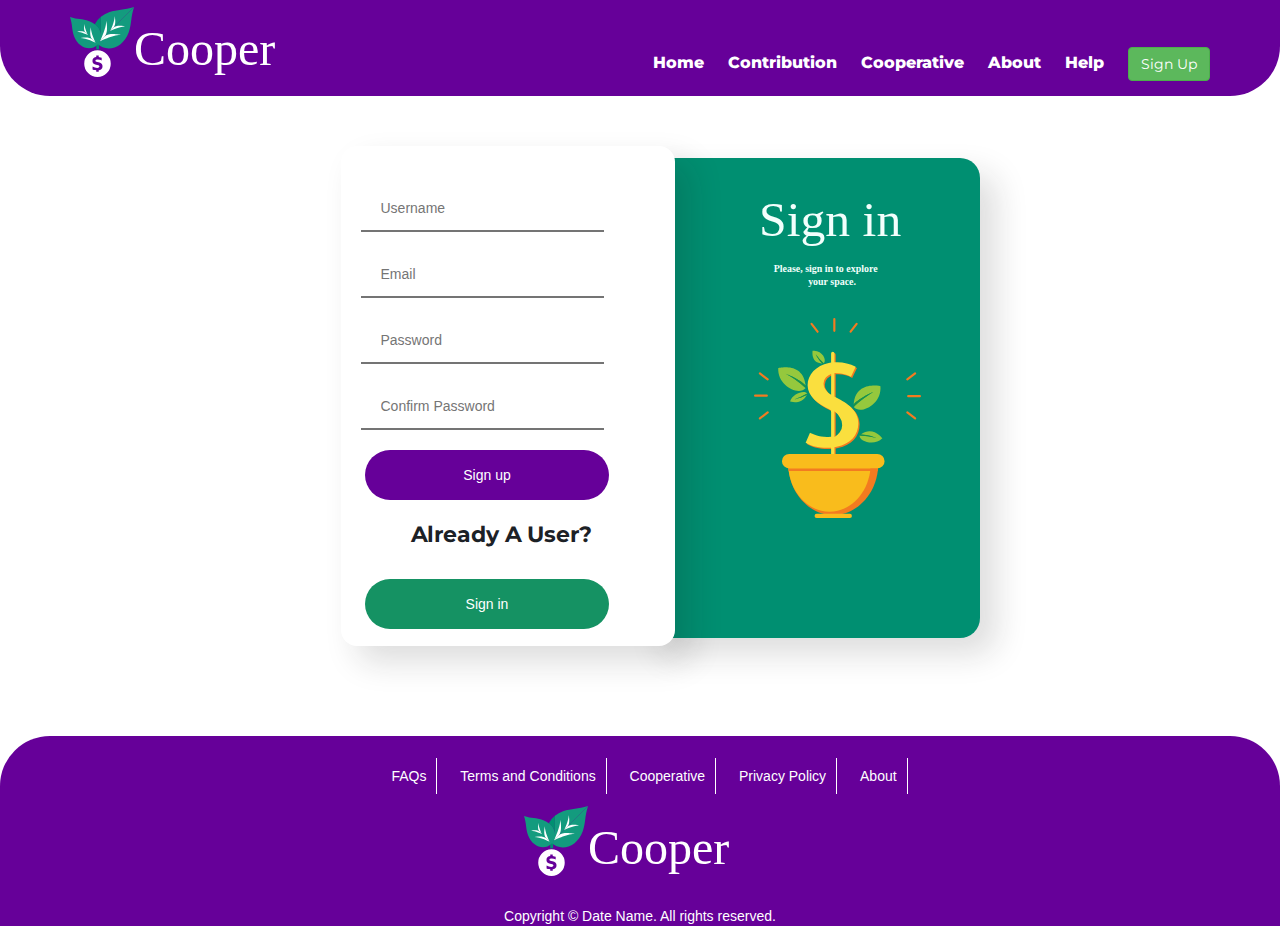
<file: html/signup.html>
<!DOCTYPE html>
<html>
	<head>
		<title>DemoVoid</title>
		<link  type="text/css"  rel="stylesheet" href="../style/signup.css">
		
		<link rel="stylesheet" href="https://use.fontawesome.com/releases/v5.6.3/css/all.css" integrity="sha384-UHRtZLI+pbxtHCWp1t77Bi1L4ZtiqrqD80Kn4Z8NTSRyMA2Fd33n5dQ8lWUE00s/" crossorigin="anonymous">
		<link rel="stylesheet" href="https://maxcdn.bootstrapcdn.com/bootstrap/3.4.1/css/bootstrap.min.css">
		<script src="https://ajax.googleapis.com/ajax/libs/jquery/3.4.1/jquery.min.js"></script>
		<script src="https://maxcdn.bootstrapcdn.com/bootstrap/3.4.1/js/bootstrap.min.js"></script>

			<!-- Fonts -->
		<link href="https://fonts.googleapis.com/css2?family=Montserrat:wght@300&display=swap" rel="stylesheet">
	
	</head>
	<body>
		<header>
			<div class="cooper-logo">
				<img src="../assets/Group 756.svg" /> 
			</div>
			<div class="nav pull-right" >
				 <a href="#home" class="active">Home</a>
				  <a href="#news">Contribution</a>
				  <a href="#contact">Cooperative</a>
				  <a href="#about">About</a>
				  <a href="#about">Help</a>
				  <a><button type="button" class="btn btn-success">Sign Up</button></a>
			</div>	
		</header>
		<center>
			<div class='auth-page'>
				<div class="container">
				  	<div class="row">
					    <div class="col-sm-6" >
					        <div class="card">
	   							<div class="card-body">
	   								<div class="auth-field">
	   									<br />
	   								  <input type="text" id="fname" placeholder="Username" name="fname">

	   								  <input type="text" id="fname" placeholder="Email" name="fname">

	   								  <input type="text" id="fname" placeholder="Password" name="fname">

	   								  <input type="text" id="fname" placeholder="Confirm Password" name="fname">

	   								  <button class="auth-button-singin">Sign up</button>
	   								  <center>
	   								  	<h3>Already A User?</h3>
	   								  </center>

	   								  <button class="auth-button-signup">Sign in</button>
	   								  
	   							    </div>
	   							</div>
	  						</div>
					    </div>
					    <div class="col-sm-6">
					       <div class="card-signin-details">
							  <div class="card-body-signin-details">
							    <img src="../assets/Group 774.svg"/>

							    <div class="signin-details">
							      <img src="../assets/Group 592.svg" />
							     </div> 
							  </div>
							</div>
					    </div>
				 	</div>
				</div>
			</div>
			
		</center>
		<footer>
			<center>
				<a href="#home" class="active">FAQs</a>
				  <a href="#news">Terms and Conditions</a>
				  <a href="#contact">Cooperative</a>
				  <a href="#about">Privacy Policy</a>
				  <a href="#about">About</a>
				  <br/><br/>
				<img src="../assets/Group 756.svg" /> 
				<p>Copyright © Date Name. All rights reserved.</p>
			</center>
			
		</footer>
		

			
	</body>	
</html>
</file>
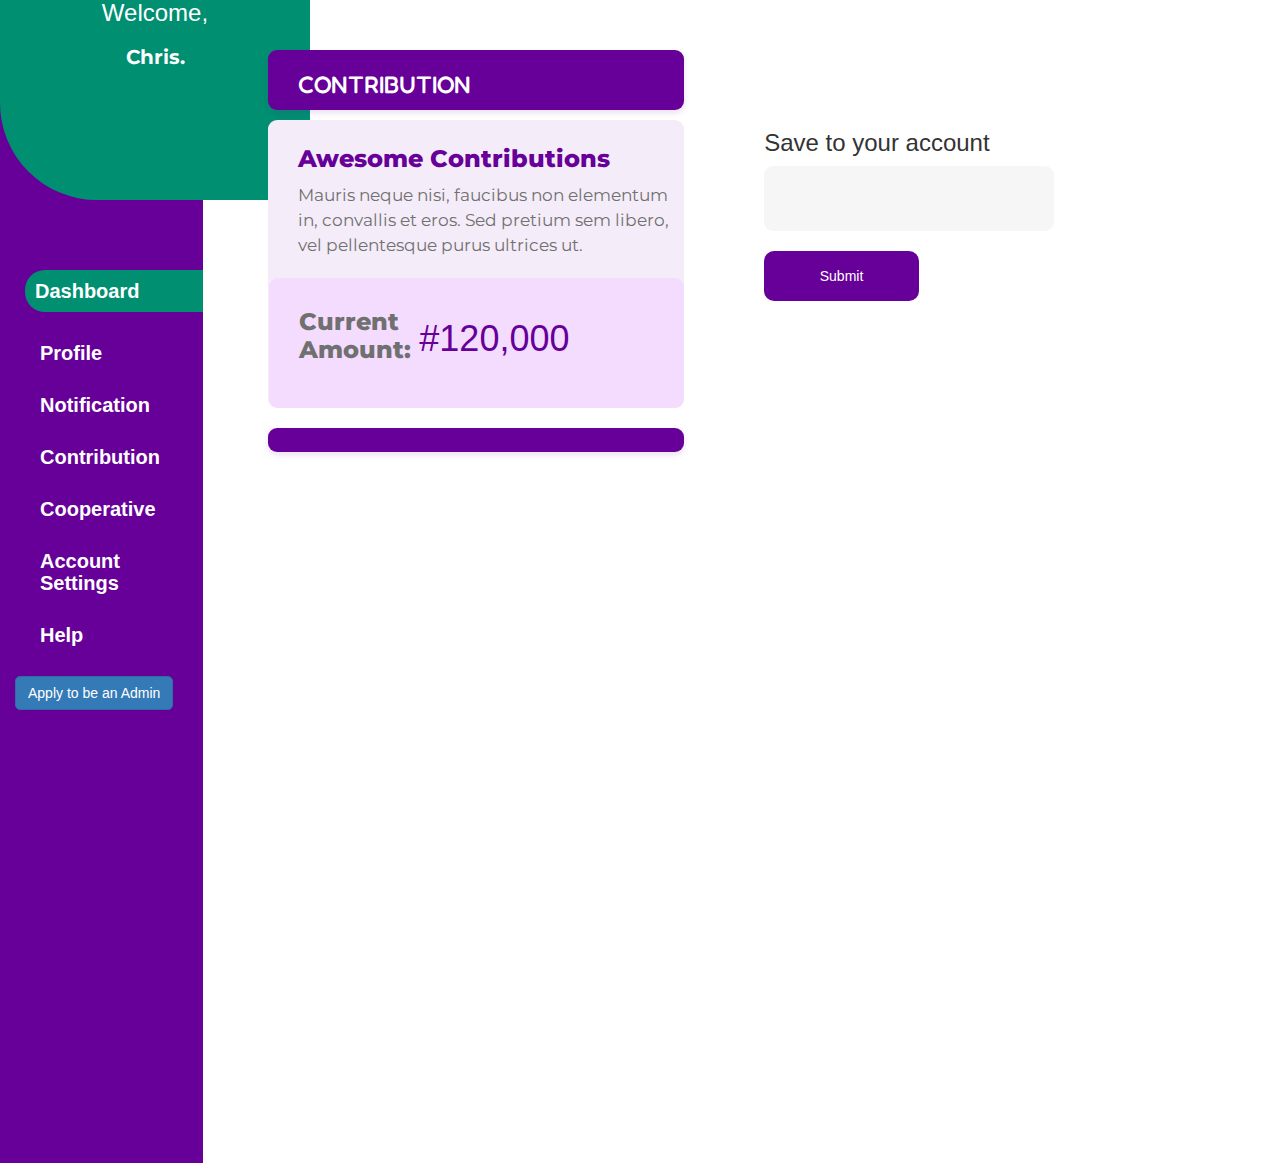
<file: html/user-contribution-dashboard.html>
<!DOCTYPE html>
<html>
	<head>
		<title>DemoVoid</title>
		<link  type="text/css"  rel="stylesheet" href="../style/contributions.css">
		<link  type="text/css"  rel="stylesheet" href="../style/user-contribution-dashboard.css">
		
		<link rel="stylesheet" href="https://use.fontawesome.com/releases/v5.6.3/css/all.css" integrity="sha384-UHRtZLI+pbxtHCWp1t77Bi1L4ZtiqrqD80Kn4Z8NTSRyMA2Fd33n5dQ8lWUE00s/" crossorigin="anonymous">
		<link rel="stylesheet" href="https://maxcdn.bootstrapcdn.com/bootstrap/3.4.1/css/bootstrap.min.css">
		<script src="https://ajax.googleapis.com/ajax/libs/jquery/3.4.1/jquery.min.js"></script>
		<script src="https://maxcdn.bootstrapcdn.com/bootstrap/3.4.1/js/bootstrap.min.js"></script>

			<!-- Fonts -->
		<link href="https://fonts.googleapis.com/css2?family=Montserrat:wght@300&display=swap" rel="stylesheet">
		<link href="https://fonts.googleapis.com/css2?family=Montserrat:wght@600&display=swap" rel="stylesheet">
		<link href="https://fonts.googleapis.com/css2?family=Fredoka+One&family=Montserrat:wght@600&display=swap" rel="stylesheet">

	
	</head>
	<body>
		<div class="row">
    		<div class="col-xs-2 col-sm-2 col-md-2 col-lg-2 sidebar">
    			<div class="sidebar-header">
    				<center>
    					<h3>Welcome,</h3>
    					<h1>Chris.</h1>
    				</center>
    					
    			</div>
    			<div class="sidebar-menu">

    				<h4 class="select">Dashboard</h4>
    				<h4>Profile</h4>
    				<h4>Notification</h4>
    				<h4>Contribution</h4>
    				<h4>Cooperative</h4>
    				<h4>Account Settings</h4>
   					<h4>Help</h4>
   					<center>
   						<button type="button" class="btn btn-primary">Apply to be an Admin</button>
    				</center>				
    			</div>
    		</div>
            <div class="col-xs-10 col-sm-10 col-md-10 col-lg-10">
                <div class="row">
                    <div class="col-xs-6 col-sm-6 col-md-6 col-lg-6">
                        <div class="main">
                            <div class="title">
                                <h3>CONTRIBUTION</h3>
                            </div>
                            <div class="contributions-details">
                                <div class="contributions-detail-header">
                                    <h3>Awesome Contributions</h3>
                                </div>
                                 <div class="contributions-detail-content">
                                    <p>
                                        Mauris neque nisi, faucibus non elementum in, convallis et eros. Sed pretium sem libero, vel pellentesque purus ultrices ut.
                                    </p>
                                </div>
                                <div class="contributions-detail-amount">
                                    <p>
                                        Current <br/>Amount:
                                    </p>
                                    <h1><span class="savings"> #120,000</span></h1>
                                </div>
                            </div>
                            <br/>
                            <div class="title">
                                <h3></h3>
                            </div>
                        </div>
                    </div>
                    <div class="col-xs-6 col-sm-6 col-md-6 col-lg-6">
                        <div class="space">
                            <h3></h3>
                        </div>
                        <div class="contribution-form">
                            <h3>Save to your account</h3>
                            <input type="text" />
                            <br/>
                             <button class="contribution-form-button">Submit</button>
                        </div>

                    </div>
                </div>
            </div>    
        </div>
    </body>
</html>
</file>
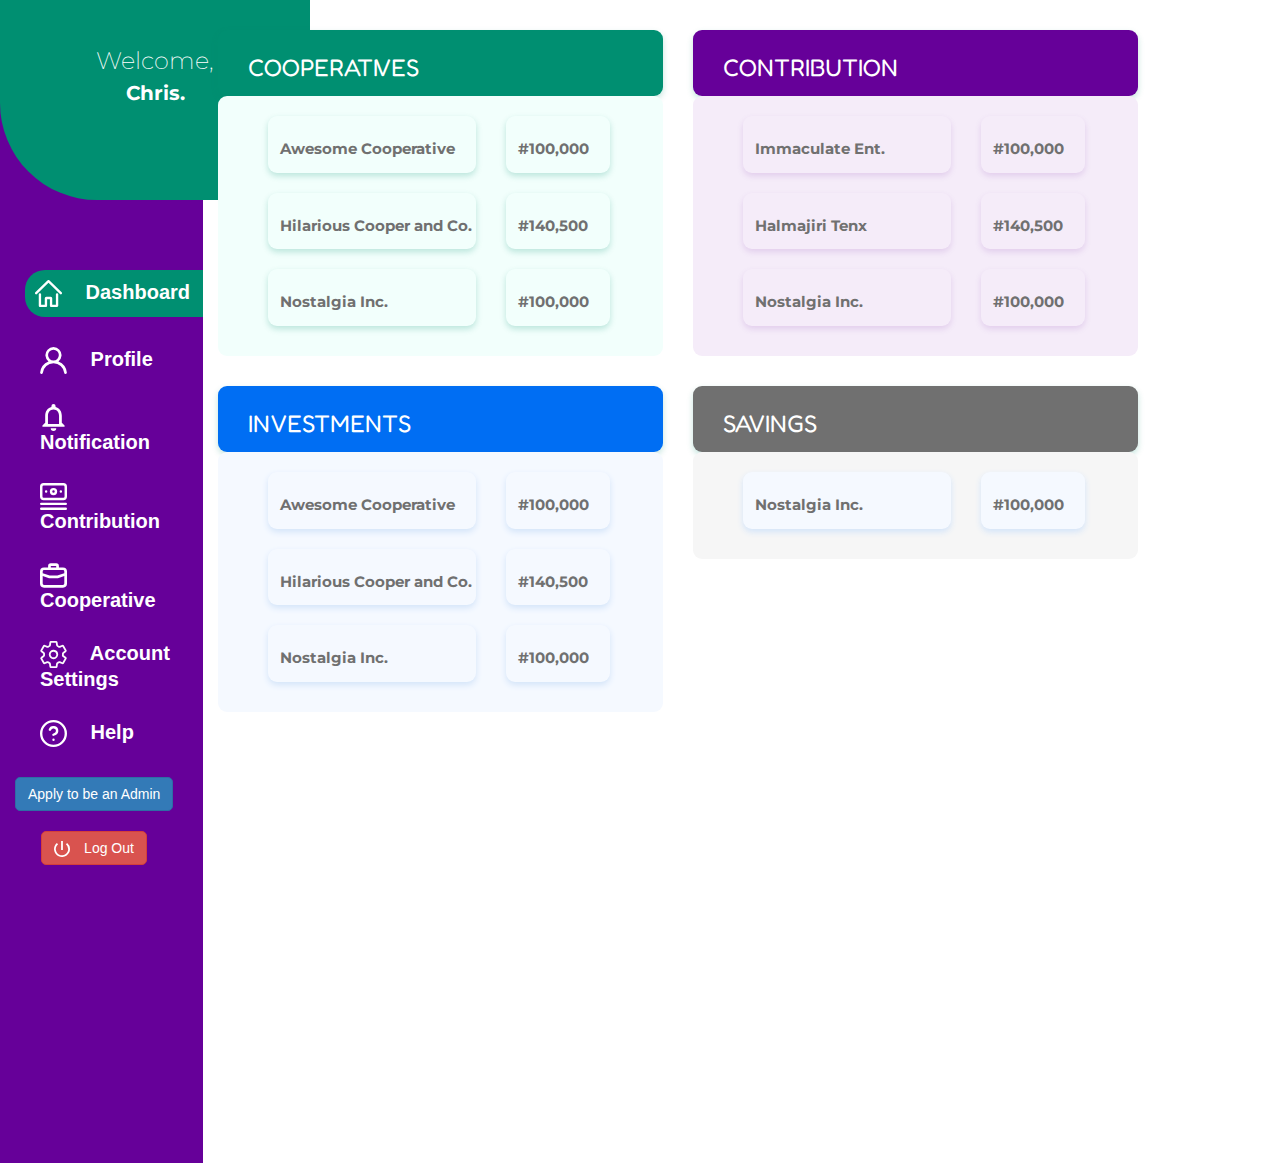
<file: html/user-dashboard.html>
<!DOCTYPE html>
<html>
	<head>
		<title>DemoVoid</title>
		<link  type="text/css"  rel="stylesheet" href="../style/contributions.css">
		<link  type="text/css"  rel="stylesheet" href="../style/user-dashboard.css">
		
		<link rel="stylesheet" href="https://use.fontawesome.com/releases/v5.6.3/css/all.css" integrity="sha384-UHRtZLI+pbxtHCWp1t77Bi1L4ZtiqrqD80Kn4Z8NTSRyMA2Fd33n5dQ8lWUE00s/" crossorigin="anonymous">
		<link rel="stylesheet" href="https://maxcdn.bootstrapcdn.com/bootstrap/3.4.1/css/bootstrap.min.css">
		<script src="https://ajax.googleapis.com/ajax/libs/jquery/3.4.1/jquery.min.js"></script>
		<script src="https://maxcdn.bootstrapcdn.com/bootstrap/3.4.1/js/bootstrap.min.js"></script>

			<!-- Fonts -->
		<link href="https://fonts.googleapis.com/css2?family=Montserrat:wght@300&display=swap" rel="stylesheet">
		<link href="https://fonts.googleapis.com/css2?family=Montserrat:wght@600&display=swap" rel="stylesheet">
		<link href="https://fonts.googleapis.com/css2?family=Fredoka+One&family=Montserrat:wght@600&display=swap" rel="stylesheet">

	
	</head>
	<body>
		<div class="row">
    		<div class="col-xs-2 col-sm-2 col-md-2 col-lg-2 sidebar">
    			<div class="sidebar-header">
    				<div class="welcome">
	    				<center>
	    					<h3>Welcome,</h3>
	    					<h1>Chris.</h1>
	    				</center>
	    			</div>
    					
    			</div>
    			<div class="sidebar-menu">

    				<h4 class="select">
    					<img  src="../assets/icons/XMLID_100_.svg" class="icons" >
    					Dashboard
    				</h4>
    				<h4>
    				   <img  src="../assets/icons/user.svg" class="icons" >
    					Profile
    				</h4>
    				<h4>
    					<img  src="../assets/icons/ic_notifications_none_48px.svg" class="icons" >	
    					Notification
    				</h4>
    				<h4>
    					<img  src="../assets/icons/money-stack.svg" class="icons" >
    					Contribution
    				</h4>
    				<h4>
    					<img  src="../assets/icons/bag.svg" class="icons" >
    					Cooperative
    				</h4>
    				<h4>
    					<img  src="../assets/icons/settings-outline.svg" class="icons" >
    					Account Settings
    				</h4>
   					<h4>
   						<img  src="../assets/icons/help-circle.svg" class="icons" >
   						Help
   					</h4>
   					<center>
   						<button type="button" class="btn btn-primary">Apply to be an Admin</button>
    				</center>	
    				<br/>
    				<center>
   						<button type="button" class="btn btn-danger">
   							<img  src="../assets/icons/ic_power_settings_new_24px.svg" class="icons" style="margin-right:10px " >
   							Log Out
   						</button>
    				</center>				
    			</div>
    		</div>
	    		<div class="container">
	    			<div class="col-xs-10 col-sm-10 col-md-10 col-lg-10">
	    			<div class="user-activities">
	    				<div class="row">
	    		        	<div class="col-xs-6 col-sm-6 col-md-6 col-lg-6">
	    		        		<div class="activities-card-cop">
		    		        		<div class="activities-header">
		    		        			<h3>COOPERATIVES</h3>
		    		        		</div>
		    		        		<div class="activities-body">
		    		        			<div class="row">
	    		        	              	<div class="col-xs-6 col-sm-6 col-md-6 col-lg-6">
		    		        	              	<div class="activities-name">
		    		        	              		<h3>Awesome Cooperative</h3>
		    		        	              	</div>
	    		        	              	</div>
	    		        	              	<div class="col-xs-6 col-sm-6 col-md-6 col-lg-6">
	    		        	              		<div class="activities-amount">
	    		        	              			<h3>#100,000</h3>
		    		        	              	</div>
	    		        	              	</div>
	    		        	            </div>


	    		        	            <div class="row">
	    		        	              	<div class="col-xs-6 col-sm-6 col-md-6 col-lg-6">
		    		        	              	<div class="activities-name">
		    		        	              		<h3>Hilarious Cooper and Co.</h3>
		    		        	              	</div>
	    		        	              	</div>
	    		        	              	<div class="col-xs-6 col-sm-6 col-md-6 col-lg-6">
	    		        	              		<div class="activities-amount">
	    		        	              			<h3>#140,500</h3>
		    		        	              	</div>
	    		        	              	</div>
	    		        	            </div>


	    		        	            <div class="row">
	    		        	              	<div class="col-xs-6 col-sm-6 col-md-6 col-lg-6">
		    		        	              	<div class="activities-name">
		    		        	              		<h3>Nostalgia Inc.</h3>
		    		        	              	</div>
	    		        	              	</div>
	    		        	              	<div class="col-xs-6 col-sm-6 col-md-6 col-lg-6">
	    		        	              		<div class="activities-amount">
	    		        	              			<h3>#100,000</h3>
		    		        	              	</div>
	    		        	              	</div>
	    		        	            </div>
		    		        		</div>
		    		        	</div>
	    		        	</div>
	    		        	<div class="col-xs-6 col-sm-6 col-md-6 col-lg-6">
	    		        		<div class="activities-card-contribution">
		    		        		<div class="activities-header">
		    		        			<h3>CONTRIBUTION</h3>
		    		        		</div>
		    		        		<div class="activities-body">
		    		        			<div class="row">
	    		        	              	<div class="col-xs-6 col-sm-6 col-md-6 col-lg-6">
		    		        	              	<div class="activities-name">
		    		        	              		<h3>Immaculate Ent.</h3>
		    		        	              	</div>
	    		        	              	</div>
	    		        	              	<div class="col-xs-6 col-sm-6 col-md-6 col-lg-6">
	    		        	              		<div class="activities-amount">
	    		        	              			<h3>#100,000</h3>
		    		        	              	</div>
	    		        	              	</div>
	    		        	            </div>


	    		        	            <div class="row">
	    		        	              	<div class="col-xs-6 col-sm-6 col-md-6 col-lg-6">
		    		        	              	<div class="activities-name">
		    		        	              		<h3>Halmajiri Tenx</h3>
		    		        	              	</div>
	    		        	              	</div>
	    		        	              	<div class="col-xs-6 col-sm-6 col-md-6 col-lg-6">
	    		        	              		<div class="activities-amount">
	    		        	              			<h3>#140,500</h3>
		    		        	              	</div>
	    		        	              	</div>
	    		        	            </div>
	    		        	            

	    		        	            <div class="row">
	    		        	              	<div class="col-xs-6 col-sm-6 col-md-6 col-lg-6">
		    		        	              	<div class="activities-name">
		    		        	              		<h3>Nostalgia Inc.</h3>
		    		        	              	</div>
	    		        	              	</div>
	    		        	              	<div class="col-xs-6 col-sm-6 col-md-6 col-lg-6">
	    		        	              		<div class="activities-amount">
	    		        	              			<h3>#100,000</h3>
		    		        	              	</div>
	    		        	              	</div>
	    		        	            </div>
		    		        		</div>
	    		        	</div>




	    		        	
	    		        </div>

	    			</div>
	    			<div class="row">
	    		        <div class="col-xs-6 col-sm-6 col-md-6 col-lg-6">
	    		        		<div class="activities-card-investment">
		    		        		<div class="activities-header">
		    		        			<h3>INVESTMENTS</h3>
		    		        		</div>
		    		        		<div class="activities-body">
		    		        			<div class="row">
	    		        	              	<div class="col-xs-6 col-sm-6 col-md-6 col-lg-6">
		    		        	              	<div class="activities-name">
		    		        	              		<h3>Awesome Cooperative</h3>
		    		        	              	</div>
	    		        	              	</div>
	    		        	              	<div class="col-xs-6 col-sm-6 col-md-6 col-lg-6">
	    		        	              		<div class="activities-amount">
	    		        	              			<h3>#100,000</h3>
		    		        	              	</div>
	    		        	              	</div>
	    		        	            </div>


	    		        	            <div class="row">
	    		        	              	<div class="col-xs-6 col-sm-6 col-md-6 col-lg-6">
		    		        	              	<div class="activities-name">
		    		        	              		<h3>Hilarious Cooper and Co.</h3>
		    		        	              	</div>
	    		        	              	</div>
	    		        	              	<div class="col-xs-6 col-sm-6 col-md-6 col-lg-6">
	    		        	              		<div class="activities-amount">
	    		        	              			<h3>#140,500</h3>
		    		        	              	</div>
	    		        	              	</div>
	    		        	            </div>


	    		        	            <div class="row">
	    		        	              	<div class="col-xs-6 col-sm-6 col-md-6 col-lg-6">
		    		        	              	<div class="activities-name">
		    		        	              		<h3>Nostalgia Inc.</h3>
		    		        	              	</div>
	    		        	              	</div>
	    		        	              	<div class="col-xs-6 col-sm-6 col-md-6 col-lg-6">
	    		        	              		<div class="activities-amount">
	    		        	              			<h3>#100,000</h3>
		    		        	              	</div>
	    		        	              	</div>
	    		        	            </div>
		    		        		</div>
		    		        	</div>
	    		        	</div>
	    		        <div class="col-xs-6 col-sm-6 col-md-6 col-lg-6">
	    		        		<div class="activities-card-savings">
		    		        		<div class="activities-header">
		    		        			<h3>SAVINGS</h3>
		    		        		</div>
		    		        		<div class="activities-body">
		    		        			 <div class="row">
	    		        	              	<div class="col-xs-6 col-sm-6 col-md-6 col-lg-6">
		    		        	              	<div class="activities-name">
		    		        	              		<h3>Nostalgia Inc.</h3>
		    		        	              	</div>
	    		        	              	</div>
	    		        	              	<div class="col-xs-6 col-sm-6 col-md-6 col-lg-6">
	    		        	              		<div class="activities-amount">
	    		        	              			<h3>#100,000</h3>
		    		        	              	</div>
	    		        	              	</div>
		    		
		    		        		</div>
		    		        	</div>
	    		        	</div>
	    		    </div>
	    		</div>
    		</div>
    	</div>
	</body>
</html>
</file>
<file: style/index.css>
header{

	height: 119px;
	background-color:#DEDEDE;
	margin-top:-23px;
	border-bottom-right-radius: 50px;
	border-bottom-left-radius: 50px;
	padding-left:70px;
	padding-right: 70px;
	padding-top:30px;
	z-index:5;
}

header .nav{
position: relative;
top:-45px;

letter-spacing: 0px;
font: normal normal 800 16px/19px Montserrat;
color: #FFFFFF;
opacity: 1;

}

header .nav a{
	text-align: center;
	color:#707070;
	opacity: 1;
	padding-left: 19px;
	
	
	
}

header .nav a:hover{
	
	
    color: black;
   
	
}

header .nav a:active{
	
	background-color: #4CAF50;
    color: white;

	
}



.welcome-banner{
	
	/* UI Properties */
	background: url('../assets/bg.png');
	background-repeat: no-repeat;
	background-size: cover; 
	height: 670px;
	opacity: 1;

	z-index: -1;
	position: relative;
	top: -50px;
	padding-top: 150px;
	padding-right: 50px;
	padding-left: 116px;
}


.welcome-banner .content h3{

	font: normal normal normal 63px/59px Fredoka One;
	letter-spacing: 0px;
	color: #008F71;
	opacity: 1;

}


.welcome-banner .content h4{
	font: normal normal normal 44px/54px Montserrat;
	letter-spacing: 0px;
	color: #707070;
	opacity: 1;
}



.welcome-banner .content .start-contribution-btn{
	background: var(--unnamed-color-660099) 0% 0% no-repeat padding-box;
	background: #660099 0% 0% no-repeat padding-box;
	border:none;
	border-radius: 10px;
	opacity: 1;
	padding:10px;
	width: 200px;
	height: 50px;

	font: normal normal medium 16px/19px Montserrat;
	letter-spacing: 0px;
	color: #FFFFFF;
	opacity: 1;
	margin-right: 30px;
}


.welcome-banner .content .start-cooperative-btn{
	background: var(--unnamed-color-660099) 0% 0% no-repeat padding-box;
	background: #008F71 0% 0% no-repeat padding-box;
	border:none;
	border-radius: 10px;
	opacity: 1;
	padding:10px;
	width: 200px;
	height: 50px;

	font: normal normal medium 16px/19px Montserrat;
	letter-spacing: 0px;
	color: #FFFFFF;
	opacity: 1;
	
}


.welcome-banner .banner-mobile-image{
	margin-top: -80px;
}

.contribution-language h3{
	font: normal normal bold 27px/33px Montserrat;
	letter-spacing: 0px;
	color: #707070;
	opacity: 1;
}


.contribution-language h3 .text{
	font: normal normal normal 35px/42px Fredoka One;
	letter-spacing: 0px;
	color: #660099;
	opacity: 1;
}

.contribution-language h3 .question-mark{
	font: normal normal normal 43px/52px Fredoka One;
	letter-spacing: 0px;
	color: #707070;
	opacity: 1;
}



.about-contribution{
	/* UI Properties */
	margin-top: 1px;
	background: url('../assets/bg.png');
	background-repeat: no-repeat;
	background-size: cover; 
	height: 670px;
	opacity: 1;

	padding-top: 150px;
	padding-right: 50px;
	padding-left: 116px;
}

.about-contribution .content h3{
	font: normal normal normal 47px/57px Fredoka One;
	letter-spacing: 0px;
	color: #707070;
	opacity: 1;
}

.about-contribution .content h4{
	font: normal normal normal 20px/31px Montserrat;
	letter-spacing: 0px;
	color: #707070;
	opacity: 1;
}

.about-contribution .content img{
	background: #660099 0% 0% no-repeat padding-box;
	border-radius: 7px;
	opacity: 1;
	margin-bottom: 20px;
	padding: 20px;
}


.about-contribution .content .start-contribution-btn{
	background: var(--unnamed-color-660099) 0% 0% no-repeat padding-box;
	background: #008F71 0% 0% no-repeat padding-box;
	border:none;
	border-radius: 10px;
	opacity: 1;
	padding:10px;
	width: 200px;
	height: 50px;

	font: normal normal medium 16px/19px Montserrat;
	letter-spacing: 0px;
	color: #FFFFFF;
	opacity: 1;
	margin-right: 30px;
}


.about-contribution .mobile-image img{
	width: 750px;
	margin-top: -100px;
}



.about-cooperative{
	/* UI Properties */
	
	
	
	

	padding-top: 150px;
	padding-right: 50px;
	padding-left: 116px;
}

.about-cooperative .content h3{
	font: normal normal normal 47px/57px Fredoka One;
	letter-spacing: 0px;
	color: #707070;
	opacity: 1;
}

.about-cooperative .content h4{
	font: normal normal normal 20px/31px Montserrat;
	letter-spacing: 0px;
	color: #707070;
	opacity: 1;
}

.about-cooperative .content img{
	background: #660099 0% 0% no-repeat padding-box;
	border-radius: 7px;
	opacity: 1;
	margin-bottom: 20px;
	padding: 20px;
}


.about-cooperative .content .start-contribution-btn{
	background: var(--unnamed-color-660099) 0% 0% no-repeat padding-box;
	background: #660099 0% 0% no-repeat padding-box;
	border:none;
	border-radius: 10px;
	opacity: 1;
	padding:10px;
	width: 200px;
	height: 50px;

	font: normal normal medium 16px/19px Montserrat;
	letter-spacing: 0px;
	color: #FFFFFF;
	opacity: 1;
	margin-right: 30px;
}


.about-cooperative .mobile-image img{
	width: 750px;
	margin-top: -100px;
}




.about-investment{
	/* UI Properties */
	margin-top: 1px;
	background: url('../assets/bg.png');
	background-repeat: no-repeat;
	background-size: cover; 
	height: 670px;
	opacity: 1;

	padding-top: 150px;
	padding-right: 50px;
	padding-left: 116px;
}

.about-investment .content h3{
	font: normal normal normal 47px/57px Fredoka One;
	letter-spacing: 0px;
	color: #707070;
	opacity: 1;
}

.about-investment .content h4{
	font: normal normal normal 20px/31px Montserrat;
	letter-spacing: 0px;
	color: #707070;
	opacity: 1;
}

.about-investment .content img{
	background: #660099 0% 0% no-repeat padding-box;
	border-radius: 7px;
	opacity: 1;
	margin-bottom: 20px;
	padding: 20px;
}


.about-investment .content .start-contribution-btn{
	background: var(--unnamed-color-660099) 0% 0% no-repeat padding-box;
	background: #006EF3 0% 0% no-repeat padding-box;
	border:none;
	border-radius: 10px;
	opacity: 1;
	padding:10px;
	width: 250px;
	height: 50px;

	font: normal normal medium 16px/19px Montserrat;
	letter-spacing: 0px;
	color: #FFFFFF;
	opacity: 1;
	margin-right: 30px;
}


.about-investment .mobile-image img{
	width: 650px;
	margin-top: -100px;
}

.about{
	padding-top: 100px;
	padding-right: 200px;
	padding-left: 200px;
	padding-bottom: 50px;
}

.about h3{
	font: normal normal normal 47px/57px Fredoka One;
	letter-spacing: 0px;
	color: #707070;
	opacity: 1;
	margin-bottom: 20px;
}

.about h4{
	text-align: center;
	font: normal normal normal 16px/31px Montserrat;
	letter-spacing: 0px;
	color: #707070;
	opacity: 1;
}




.contact{
	/* UI Properties */
	margin-top: 1px;
	background: url('../assets/bg.png');
	background-repeat: no-repeat;
	background-size: cover; 
	
	opacity: 1;

	padding-top: 50px;
	padding-right: 50px;
	padding-left: 116px;
	padding-bottom: 150px;

	position: relative;
	bottom: -120px;
	z-index: -1;
}

.contact .content h3{
	font: normal normal normal 47px/57px Fredoka One;
	letter-spacing: 0px;
	color: #707070;
	opacity: 1;
}

.contact .content h4{
	font: normal normal normal 20px/31px Montserrat;
	letter-spacing: 0px;
	color: #707070;
	opacity: 1;
}


.contact .mobile{
	margin-top: 30px;
}


.contact .mobile h4{
	text-align: left;
	font: normal normal medium 16px/31px Montserrat;
	letter-spacing: 0px;
	color: #707070;
	opacity: 1;
	
}



footer{

		background-color:#660099;
	margin-top:90px;
	bottom: 0px;
	border-top-right-radius: 50px;
	border-top-left-radius: 50px;
	padding-left:70px;
	padding-right: 70px;
	padding-top:30px;
	z-index: 3;
}


footer p{
	color:white;
	margin-top:30px;
}

footer a{
	text-align: center;
	color: #FFFFFF;
	opacity: 1;
	padding:10px;
	padding-left: 19px;
	border-right:1px solid;
	
	
}
</file>
<file: style/contributions.css>
.sidebar{
width: 332px;
height: 1163px;
/* UI Properties */
background: var(--unnamed-color-660099) 0% 0% no-repeat padding-box;
background: #660099 0% 0% no-repeat padding-box;
opacity: 1;
}

.sidebar-header{
margin-top: -20px;
text-align: left;
line-height: 1.6;
color: #FFFFFF;
opacity: 1;
background-color: #008F71;
border-radius: 0px 0px 0px 97px;
height: 200px;
width:310px;


}

/*.sidebar-header .welcome{
background-color: #008F71;
position: relative;
top:-100px;
right: -1px;
height: 250px;
width:310px;
border-radius: 0px 0px 0px 97px;
}
*/

.sidebar-header .welcome{
	position: relative;
	top:60px;
	
}


.sidebar-header .welcome h3{

	font-weight: 200;
	font-family: Montserrat;
	line-height: 0.1;

	
}

.sidebar-header h1{
	font-weight: bolder;
	font-family: Montserrat;
	font-size: 20px;
	
}

.sidebar-menu{
	margin-top: 70px;
	

}

.sidebar-menu h4{
	margin-left: 40px;
	margin-bottom: 30px;
	color: #FFFFFF;
	font-weight: bold;
	font-size: 20px;


}

.sidebar-menu h4 img{
	margin-right: 18px;
	width: 27px;
	height: 27px;
	opacity: 1;

}

.sidebar-menu .select{
	background-color: #008F71;
	padding:10px;
	border-top-left-radius: 20px;
	border-bottom-left-radius: 20px;
	margin-right: -15px;
	margin-left: 25px;

}


.sidebar-menu button{
	
	border-radius: 5px;

}

.main{
	margin-right:50px;
	margin-left: 50px;
	margin-top: 50px;
}
.title{
	
	
	background: var(--unnamed-color-660099) 0% 0% no-repeat padding-box;
	background: #660099 0% 0% no-repeat padding-box;
	box-shadow: 0px 3px 6px #66009921;
	border-radius: 9px;
	opacity: 1;
	padding-left:30px;
	padding-top: 2px;
	padding-bottom: 2px;
	color:white;
	font-family: 'Fredoka One', cursive;

}

.contribution-grid{
	margin-top:50px;
}

.contribution-grid .contribution-card{
	border:1px solid;
	border-radius: 5px;
	padding-bottom: 0;
	border-color:#F6F6F6;
}

.contribution-grid .contribution-card .contribution-card-body{
	padding-left:30px;
	padding-bottom: 0;
	background-color: #F6F6F6;
	padding-top:15px;


	
}


.contribution-grid .contribution-card .contribution-card-body .contribution-card-body-min-amount{
	color:#660099;
	opacity: 1;
	font-family: Montserrat;
}

.contribution-grid .contribution-card .contribution-card-body .contribution-card-body-amount{
	color:#707070;
	opacity: 1;
	font-family: Montserrat;
	font-weight: bolder;
}

.contribution-grid .contribution-card .contribution-card-body .duration{
	color:#707070;
	opacity: 1;
	font-family: Montserrat;
	padding-left: 10px;
	font-weight: normal;
}


.contribution-grid .contribution-card .contribution-card-body button{
	position: relative;
	top:-50px;
	left:150px;

	background: #660099 0% 0% no-repeat padding-box;
	border-radius: 5px;
	opacity: 1;
	color:white;
	border:0px; 
}


.contribution-grid .contribution-card img{
	width: 298px;
    height: 215px;
}


.contribution-grid .contribution-card .contributions-name{
	background: var(--unnamed-color-ffffff) 0% 0% no-repeat padding-box;
	background: #FFFFFF 0% 0% no-repeat padding-box;
	box-shadow: 0px 3px 6px #66009921;
	border-radius: 4px;
	opacity: 1;
	position: relative;
	top:-200px;
	height: 30px;
	width: 180px;
    left:20px;  

}

.contribution-grid .contribution-card .contributions-name p{
	padding-left: 15px;
	padding-top: 5px;
}
</file>
<file: style/user-dashboard.css>
.activities-card-cop .activities-header{
	background: var(--unnamed-color-008f71) 0% 0% no-repeat padding-box;
	background: #008F71 0% 0% no-repeat padding-box;
	box-shadow: 0px 3px 6px #008F713B;
	border-radius: 9px;
	opacity: 1;
	
	margin-top: 30px;
	padding: 5px;
	padding-bottom: 5px;
	padding-top: 5px;
	color:white;
	padding-left: 30px;

}

.activities-card-cop .activities-header h3{
	text-align: left;
	font-family: 'Fredoka One', cursive;
	font-weight: normal;
	letter-spacing: 0px;
	color: #FFFFFF;
	opacity: 1;
}

.activities-card-cop .activities-body{
	background: var(--unnamed-color-f2fffc) 0% 0% no-repeat padding-box;
	background: #F2FFFC 0% 0% no-repeat padding-box;
	border-radius: 9px;
	opacity: 1;

	width: 100%;
	padding-bottom: 30px;
    
}

.activities-card-cop .activities-body .activities-name{
	background: var(--unnamed-color-f2fffc) 0% 0% no-repeat padding-box;
	background: #F2FFFC 0% 0% no-repeat padding-box;
	box-shadow: 0px 3px 6px #008F713B;
	border-radius: 9px;
	opacity: 1;
	margin-left: 50px;
	width: 100%;
	padding-top: 5px;
	padding-bottom: 5px;
	padding-left: 12px;
	margin-top: 20px;
}

.activities-card-cop .activities-body .activities-name h3{
	font-size: 15px;
	font-family: Montserrat;
	letter-spacing: 0px;
	color: #707070;
	opacity: 1;
	font-weight: bold;
}


.activities-card-cop .activities-body .activities-amount{
	background: var(--unnamed-color-f2fffc) 0% 0% no-repeat padding-box;
	background: #F2FFFC 0% 0% no-repeat padding-box;
	box-shadow: 0px 3px 6px #008F713B;
	border-radius: 9px;
	opacity: 1;
	margin-left:50px;
	width: 50%;
	padding-top: 5px;
	padding-bottom: 5px;
	padding-left: 12px;
	margin-top: 20px;
}

.activities-card-cop .activities-body .activities-amount h3{
	font-size: 15px;
	font-family: Montserrat;
	letter-spacing: 0px;
	color: #707070;
	opacity: 1;
	font-weight: bolder;
}



/*  Contribution Card design */


.activities-card-contribution .activities-header{
	background: var(--unnamed-color-008f71) 0% 0% no-repeat padding-box;
	background: #660099 0% 0% no-repeat padding-box;
	box-shadow: 0px 3px 6px #008F713B;
	border-radius: 9px;
	opacity: 1;
	
	margin-top: 30px;
	padding: 5px;
	padding-bottom: 5px;
	padding-top: 5px;
	color:white;
	padding-left: 30px;

}

.activities-card-contribution .activities-header h3{
	text-align: left;
	font-family: 'Fredoka One', cursive;
	font-weight: normal;
	letter-spacing: 0px;
	color: #FFFFFF;
	opacity: 1;
}

.activities-card-contribution .activities-body{
	background: var(--unnamed-color-f2fffc) 0% 0% no-repeat padding-box;
	background: #F5ECF9 0% 0% no-repeat padding-box;
	border-radius: 9px;
	opacity: 1;

	width: 100%;
	padding-bottom: 30px;
    
}

.activities-card-contribution .activities-body .activities-name{
	background: var(--unnamed-color-f2fffc) 0% 0% no-repeat padding-box;
	background: #F5ECF9 0% 0% no-repeat padding-box;
	box-shadow: 0px 3px 6px #66009921;
	border-radius: 9px;
	opacity: 1;
	margin-left: 50px;
	width: 100%;
	padding-top: 5px;
	padding-bottom: 5px;
	padding-left: 12px;
	margin-top: 20px;
}

.activities-card-contribution .activities-body .activities-name h3{
	font-size: 15px;
	font-family: Montserrat;
	letter-spacing: 0px;
	color: #707070;
	opacity: 1;
	font-weight: bold;
}


.activities-card-contribution .activities-body .activities-amount{
	background: var(--unnamed-color-f2fffc) 0% 0% no-repeat padding-box;
	background:  #F5ECF9 0% 0% no-repeat padding-box;
	box-shadow: 0px 3px 6px #66009921;
	border-radius: 9px;
	opacity: 1;
	margin-left:50px;
	width: 50%;
	padding-top: 5px;
	padding-bottom: 5px;
	padding-left: 12px;
	margin-top: 20px;
}

.activities-card-contribution .activities-body .activities-amount h3{
	font-size: 15px;
	font-family: Montserrat;
	letter-spacing: 0px;
	color: #707070;
	opacity: 1;
	font-weight: bolder;
}




/*  Investment Card design */


.activities-card-investment .activities-header{
	background: var(--unnamed-color-008f71) 0% 0% no-repeat padding-box;
	background: #006EF3 0% 0% no-repeat padding-box;
	box-shadow: 0px 3px 6px #008F713B;
	border-radius: 9px;
	opacity: 1;
	
	margin-top: 30px;
	padding: 5px;
	padding-bottom: 5px;
	padding-top: 5px;
	color:white;
	padding-left: 30px;

}

.activities-card-investment .activities-header h3{
	text-align: left;
	font-family: 'Fredoka One', cursive;
	font-weight: normal;
	letter-spacing: 0px;
	color: #FFFFFF;
	opacity: 1;
}

.activities-card-investment .activities-body{
	background: var(--unnamed-color-f2fffc) 0% 0% no-repeat padding-box;
	background: #F5F9FF 0% 0% no-repeat padding-box;
	border-radius: 9px;
	opacity: 1;

	width: 100%;
	padding-bottom: 30px;
    
}

.activities-card-investment .activities-body .activities-name{
	background: var(--unnamed-color-f2fffc) 0% 0% no-repeat padding-box;
	background: #F5F9FF 0% 0% no-repeat padding-box;
	box-shadow: 0px 3px 6px #D3E4F9;
	border-radius: 9px;
	opacity: 1;
	margin-left: 50px;
	width: 100%;
	padding-top: 5px;
	padding-bottom: 5px;
	padding-left: 12px;
	margin-top: 20px;
}

.activities-card-investment .activities-body .activities-name h3{
	font-size: 15px;
	font-family: Montserrat;
	letter-spacing: 0px;
	color: #707070;
	opacity: 1;
	font-weight: bold;
}


.activities-card-investment .activities-body .activities-amount{
	background: var(--unnamed-color-f2fffc) 0% 0% no-repeat padding-box;
	background: #F5F9FF 0% 0% no-repeat padding-box;
	box-shadow: 0px 3px 6px #D3E4F9;
	border-radius: 9px;
	opacity: 1;
	margin-left:50px;
	width: 50%;
	padding-top: 5px;
	padding-bottom: 5px;
	padding-left: 12px;
	margin-top: 20px;
}

.activities-card-investment .activities-body .activities-amount h3{
	font-size: 15px;
	font-family: Montserrat;
	letter-spacing: 0px;
	color: #707070;
	opacity: 1;
	font-weight: bolder;
}


/*  Savings Card design */


.activities-card-savings .activities-header{
	background: var(--unnamed-color-008f71) 0% 0% no-repeat padding-box;
	background: #707070 0% 0% no-repeat padding-box;
	box-shadow: 0px 3px 6px #008F713B;
	border-radius: 9px;
	opacity: 1;
	
	margin-top: 30px;
	padding: 5px;
	padding-bottom: 5px;
	padding-top: 5px;
	color:white;
	padding-left: 30px;

}

.activities-card-savings .activities-header h3{
	text-align: left;
	font-family: 'Fredoka One', cursive;
	font-weight: normal;
	letter-spacing: 0px;
	color: #FFFFFF;
	opacity: 1;
}

.activities-card-savings .activities-body{
	background: var(--unnamed-color-f2fffc) 0% 0% no-repeat padding-box;
	background: #F6F6F6 0% 0% no-repeat padding-box;
	border-radius: 9px;
	opacity: 1;

	width: 100%;
	padding-bottom: 30px;
    
}

.activities-card-savings .activities-body .activities-name{
	background: var(--unnamed-color-f2fffc) 0% 0% no-repeat padding-box;
	background: #F5F9FF 0% 0% no-repeat padding-box;
	box-shadow: 0px 3px 6px #D3E4F9;
	border-radius: 9px;
	opacity: 1;
	margin-left: 50px;
	width: 100%;
	padding-top: 5px;
	padding-bottom: 5px;
	padding-left: 12px;
	margin-top: 20px;
}

.activities-card-savings .activities-body .activities-name h3{
	font-size: 15px;
	font-family: Montserrat;
	letter-spacing: 0px;
	color: #707070;
	opacity: 1;
	font-weight: bold;
}


.activities-card-savings .activities-body .activities-amount{
	background: var(--unnamed-color-f2fffc) 0% 0% no-repeat padding-box;
	background: #F5F9FF 0% 0% no-repeat padding-box;
	box-shadow: 0px 3px 6px #D3E4F9;
	border-radius: 9px;
	opacity: 1;
	margin-left:50px;
	width: 50%;
	padding-top: 5px;
	padding-bottom: 5px;
	padding-left: 12px;
	margin-top: 20px;
}

.activities-card-savings .activities-body .activities-amount h3{
	font-size: 15px;
	font-family: Montserrat;
	letter-spacing: 0px;
	color: #707070;
	opacity: 1;
	font-weight: bolder;
}
</file>
<file: style/contribution-details.css>
.main .contribution-name{
	
	background: var(--unnamed-color-707070) 0% 0% no-repeat padding-box;
	background: #707070 0% 0% no-repeat padding-box;
	box-shadow: 0px 3px 6px #66009921;
	border-radius: 4px;
	opacity: 1;
	
	margin-top: 30px;
	width: 70%;
	height: 44px;
}

.main .contribution-name h3{
	padding-left: 25px;
	padding-top: 10px;
	color:white;
	font-family: 'Fredoka One', cursive;
}

.main .contribution-image{
	margin-top: 30px;
}

.main .contribution-image img{
	height: 280px;
	width: 581px;

}

.main .contribution-summary{
	background: var(--unnamed-color-660099) 0% 0% no-repeat padding-box;
	background: #660099 0% 0% no-repeat padding-box;
	border-radius: 7px;
	opacity: 1;
	height: 90px;
	width: 70%;
}

.main .contribution-summary h3{
	padding-left: 20px;
	padding-top: 10px;
	padding-bottom: 10px;
	color:white;
	font-family: Montserrat;
	font-weight: bolder;

}

.main .contribution-summary .title-1{
	font-weight: normal;
	font-size: 15px;
}

.main .contribution-summary .border{
	border-right: 3px solid;
	position: relative;
	left:90px;
	top:-10px;

}

.main .contribution-summary .title-2{
	position: relative;
	left:230px;
	top:-52px;
}

.main .contribution-summary .members{
  top: 650px;
  left: 385px;
  width: 297px;
  height: 185px;
  background: var(--unnamed-color-ffffff) 0% 0% no-repeat padding-box;
 background: #FFFFFF 0% 0% no-repeat padding-box;
 box-shadow: 0px 3px 6px #00000029;
 border-radius: 9px;
 opacity: 1;
 padding-top: 10px;

}

.main .contribution-summary .members h4{
	color: #707070;
	padding-left: 20px;
}

.main .contribution-summary .members h3{
	color: #660099;
	line-height: 0;
	padding-left: 20px;
}

.main .button-apply{
	margin-top: 20px;
	margin-right: 55px;
	width: 70%;
	height: 50px;
	background: #159263 0% 0% no-repeat padding-box;
	border-radius: 100px;
	opacity: 1;
	color:white;
	border:0px;
	font-size: 20px; 

}

.main-2{
	margin-top: 120px;
}


.main-2 .button-apply{
	margin-top: 20px;
	margin-right: 55px;
	width: 70%;
	height: 50px;
	background: #159263 0% 0% no-repeat padding-box;
	border-radius: 100px;
	opacity: 1;
	color:white;
	border:0px;
	font-size: 20px; 

}

.main-2 .contribution-info .profile{
	background-color: #707070;
	background: var(--unnamed-color-707070) 0% 0% no-repeat padding-box;
	background: #707070 0% 0% no-repeat padding-box;
	box-shadow: 0px 3px 6px #66009921;
	border-radius: 4px;
	opacity: 1;
	width: 70%;
	margin-top: 30px;
	padding: 5px;
	color:white;
	padding-left: 10px;

}

.main-2 .contribution-info .contribution-details{
	background: var(--unnamed-color-f6f6f6) 0% 0% no-repeat padding-box;
	background: #F6F6F6 0% 0% no-repeat padding-box;
	border-radius: 9px;
	opacity: 1;
	width: 70%;
   height: 530px;
   padding-top: 20px;
   padding-left: 20px;
}


.main-2 .contribution-info .contribution-details h4{
	color: #707070;
	font-family: Montserrat;
	
}

.main-2 .contribution-info .contribution-details h3{
	color: #660099;
	font-family: Montserrat;
	font-weight: bolder;
	
	
}
</file>
<file: style/create-ajo.css>
.sidebar{
width: 332px;
height: 1163px;
/* UI Properties */
background: var(--unnamed-color-660099) 0% 0% no-repeat padding-box;
background: #707070 0% 0% no-repeat padding-box;
opacity: 1;
}

.sidebar-header{
margin-top: 100px;
text-align: left;
line-height: 1.6;
color: #FFFFFF;
opacity: 1;

}

.sidebar-header h3{
	font-weight: 200;
	font-family: Montserrat;
	line-height: 0.1;

	
}

.sidebar-header h1{
	font-weight: bolder;
	font-family: Montserrat;
	font-size: 20px;
	
}

.sidebar-menu{
	margin-top: 70px;

}

.sidebar-menu h4{
	margin-left: 40px;
	margin-bottom: 30px;
	color: #FFFFFF;
	font-weight: 200;

}

.sidebar-menu .select{
	background-color: #008F71;
	padding:10px;
	border-top-left-radius: 20px;
	border-bottom-left-radius: 20px;
	margin-right: -15px;
	margin-left: 25px;

}


.sidebar-menu button{
	
	border-radius: 5px;

}


header{
	background: var(--unnamed-color-f6f6f6) 0% 0% no-repeat padding-box;
	background: #F6F6F6 0% 0% no-repeat padding-box;
	border-radius: 9px;
	opacity: 1;
	width: 70%;
	padding:8px;
	margin-top: 30px;

}

header h3{
	font: var(--unnamed-font-style-normal) normal 900 27px/33px var(--unnamed-font-family-montserrat);
	letter-spacing: var(--unnamed-character-spacing-0);
	color: var(--unnamed-color-707070);
	text-align: left;
	font: normal normal 900 27px/33px Montserrat;
	letter-spacing: 0px;
	color: #707070;
	opacity: 1;
	font-weight: bold;
}

.existing-contribution .title{
	background: var(--unnamed-color-707070) 0% 0% no-repeat padding-box;
	background: #707070 0% 0% no-repeat padding-box;
	border-radius: 9px;
	opacity: 1;
	padding: 8px;
	margin-top: 30px;
}

.existing-contribution .title h3{
	text-align: center;
	font: normal normal normal 24px/28px Fredoka One;
	letter-spacing: 0px;
	color: #FFFFFF;
	opacity: 1;

}

.existing-contribution .contribution-card{
	margin-top: 30px;
	
	
	
	/* UI Properties */
	background: var(--unnamed-color-f6f6f6) 0% 0% no-repeat padding-box;
	background: #F6F6F6 0% 0% no-repeat padding-box;
	box-shadow: 3px 3px 5px #008F7126;
	border-radius: 9px;
	opacity: 1;
	padding-bottom: 30px;
}

.existing-contribution .contribution-card .contribution-card-body{
	padding-top: 30px;
	padding-left: 40px;
}




.existing-contribution .contribution-card .contribution-card-body .content-title h3{
	text-align: left;
	font: normal normal normal 16px/31px Montserrat;
	letter-spacing: 0px;
	color: #707070;
	opacity: 1;
}


.existing-contribution .contribution-card .contribution-card-body .content-body h3{
	text-align: left;
	font: normal normal normal 16px/19px Montserrat;
	letter-spacing: 0px;
	color: #707070;
	opacity: 1;
	padding-top: 5px;
	padding-left: 5px;
	}

.existing-contribution .contribution-card .contribution-card-body .contributors{
	background: var(--unnamed-color-008f71) 0% 0% no-repeat padding-box;
	background: #008F71 0% 0% no-repeat padding-box;
	box-shadow: 0px 3px 6px #008F713B;
	border-radius: 6px;
	opacity: 1;
	border:none;
	margin-top: 30px;


	text-align: left;
	font: normal normal medium 11px/14px Montserrat;
	letter-spacing: 0px;
	color: #FFFFFF;
	opacity: 1;
	padding-top: 10px;
	padding-bottom: 10px;
	padding-left: 15px;
	padding-right: 15px;

}



.contribution-form{

	margin-top: 30px;
	background: #F6F6F6 0% 0% no-repeat padding-box;
	border-radius: 9px;
	opacity: 1;
	padding-bottom: 30px;
}

.contribution-form header h3{
	text-align: left;
	font-family: Fredoka One;
	font-size: 30px;
	margin-top: -10px;
	letter-spacing: 0px;
	color: #008F71;
	opacity: 1;
	font-weight: normal;
}

.contribution-form p{
	text-align: left;
	font: normal normal 600 16px/19px Montserrat;
	letter-spacing: 0px;
	color: #747474;
	opacity: 1;
	margin-top: 30px;
}

.contribution-form input[type=text]{
	background: #FFFFFF6B 0% 0% no-repeat padding-box;
	border: 1px solid #DEDEDE;
	border-radius: 9px;
	opacity: 1;
	padding: 10px;
	height: 50px;
	width: 90%;
	margin-top: 10px;
}


.contribution-form .create-ajo-btn{
	background: var(--unnamed-color-008f71) 0% 0% no-repeat padding-box;
	background: #008F71 0% 0% no-repeat padding-box;
	box-shadow: 0px 3px 6px #008F713B;
	border-radius: 6px;
	opacity: 1;
	border:none;
	margin-top: 30px;


	text-align: left;
	font: normal normal medium 11px/14px Montserrat;
	letter-spacing: 0px;
	color: #FFFFFF;
	opacity: 1;
	padding-top: 10px;
	padding-bottom: 10px;
	padding-left: 15px;
	padding-right: 15px;

}
</file>
<file: style/invite.css>
.main{
	margin:left:1px;
}
.space{
	margin-top: 20px;
}

.invited-card{
	background: #F6F6F6 0% 0% no-repeat padding-box;
	border-radius: 9px;
	opacity: 1;

	width: 50%;
	height: 269px;



}


.invited-card .invited-header{
	background: #707070 0% 0% no-repeat padding-box;
	box-shadow: 0px 3px 6px #008F713B;
	border-radius: 9px;
	opacity: 1;
	width: 500px;
	height: 78px;
	margin-left: -15px;
	padding-top: 5px;
	text-align: center;
	}

.invited-card .invited-header h3{
	font: normal normal normal 24px/28px Fredoka One;
	letter-spacing: 0px;
	color: #FFFFFF;
	opacity: 1;
}

.invite-form{
	background: #F6F6F6 0% 0% no-repeat padding-box;
	border-radius: 9px;
	opacity: 1;

	width: 100%;
	height: 269px;

}


.invite-form .invite-form-header{
	background: #707070 0% 0% no-repeat padding-box;
	box-shadow: 0px 3px 6px #008F713B;
	border-radius: 9px;
	opacity: 1;
	width: 470px;
	height: 78px;
	margin-left: 0px;
	padding-top: 5px;
	text-align: center;
	}

.invite-form .invite-form-header h3{
	font: normal normal normal 24px/28px Fredoka One;
	letter-spacing: 0px;
	color: #FFFFFF;
	opacity: 1;
}


.invite-form  .content{
	padding-left: 30px;
	padding-top: 20px;
}


.invite-form  .content input[type=text]{
	background: #FFFFFF6B 0% 0% no-repeat padding-box;
	border: 1px solid #DEDEDE;
	border-radius: 9px;
	opacity: 1;
	width: 386px;
	height: 56px;
}
</file>
<file: style/login.css>
header{

	height: 119px;
	background-color:#660099;
	margin-top:-23px;
	border-bottom-right-radius: 50px;
	border-bottom-left-radius: 50px;
	padding-left:70px;
	padding-right: 70px;
	padding-top:30px;
}

header .nav{
position: relative;
top:-30px;

letter-spacing: 0px;
font: normal normal 800 16px/19px Montserrat;
color: #FFFFFF;
opacity: 1;
}

header .nav a{
	text-align: center;
	color: #FFFFFF;
	opacity: 1;
	padding-left: 19px;
	
	
}

header .nav a:hover{
	
	
    color: black;
	
}

header .nav a:active{
	
	background-color: #4CAF50;
    color: white;
	
}

.auth-page{
	margin-top: 50px;
	margin-left: 190px;
}

.auth-page .card{
	
	top: 190px;
	left: 189px;
	width: 334px;
    height: 432px;
	background: #FFFFFF 0% 0% no-repeat padding-box;
	box-shadow: 16px 16px 32px #1E1E1E26;
    border-radius: 16px;
    opacity: 1;
    margin-left: 50px;

}

.auth-page .card-body{
	top: 222px;
	left: 206px;
	width: 348px;
	height: 259px;
	z-index: 3;
}




.auth-page .card-body .auth-field input[type=text] {
  margin-top: 20px;
  width: 70%;
  padding: 12px 20px;
  margin-right: 200px;
  margin-left:20px;
  box-sizing: border-box;
  border: none;
  border-bottom: 2px solid #747474;
  z-index: 3;
}

.auth-page .card-body .auth-field .auth-button-singin {
	margin-top: 20px;
	margin-right: 55px;
	width: 70%;
	height: 50px;
	background: #660099 0% 0% no-repeat padding-box;
	border-radius: 100px;
	opacity: 1;
	color:white;
	border:0px; 
	z-index: 3;

}

.auth-page .card-body .auth-field h3 {
	text-align: left;
	margin-left: 90px;
   font: normal normal bold 22px/29px Montserrat;
	letter-spacing: -0.11px;
	color: #1C2126;
	opacity: 1;
	z-index: 3;

}



.auth-page .card-body .auth-field .auth-button-signup {
	margin-top: 20px;
	margin-right: 55px;
	width: 70%;
	height: 50px;
	background: #159263 0% 0% no-repeat padding-box;
	border-radius: 100px;
	opacity: 1;
	color:white;
	border:0px; 

}


.auth-page .card-signin-details{
	
	position: relative;
	left:-280px;
	top:12px;
	z-index: -1;
	
	
	width: 334px;
    height: 420px;
	background: #660099 0% 0% no-repeat padding-box;
	box-shadow: 16px 16px 32px #1E1E1E26;
	border-top-right-radius: 20px;
	border-bottom-right-radius: 20px;
    
    opacity: 1;
    margin-left: 50px;


}

.auth-page .card-signin-details img{
	height: 100px;
	margin-left: 50px;
	margin-top: 30px;
}

.auth-page .card-signin-details .signin-details img{
	height: 200px;
	margin-left: 50px;
	margin-top: 30px;
}

footer{

		background-color:#660099;
	margin-top:90px;
	bottom: 0px;
	border-top-right-radius: 50px;
	border-top-left-radius: 50px;
	padding-left:70px;
	padding-right: 70px;
	padding-top:30px;
}


footer p{
	color:white;
	margin-top:30px;
}

footer a{
	text-align: center;
	color: #FFFFFF;
	opacity: 1;
	padding:10px;
	padding-left: 19px;
	border-right:1px solid;
	
	
}
</file>
<file: style/signup.css>
header{

	height: 119px;
	background-color:#660099;
	margin-top:-23px;
	border-bottom-right-radius: 50px;
	border-bottom-left-radius: 50px;
	padding-left:70px;
	padding-right: 70px;
	padding-top:30px;
}

header .nav{
position: relative;
top:-30px;

letter-spacing: 0px;
font: normal normal 800 16px/19px Montserrat;
color: #FFFFFF;
opacity: 1;
}

header .nav a{
	text-align: center;
	color: #FFFFFF;
	opacity: 1;
	padding-left: 19px;
	
	
}

header .nav a:hover{
	
	
    color: black;
	
}

header .nav a:active{
	
	background-color: #4CAF50;
    color: white;
	
}

.auth-page{
	margin-top: 50px;
	margin-left: 190px;
}

.auth-page .card{
	
	top: 190px;
	left: 189px;
	width: 334px;
    height: 500px;
	background: #FFFFFF 0% 0% no-repeat padding-box;
	box-shadow: 16px 16px 32px #1E1E1E26;
    border-radius: 16px;
    opacity: 1;
    margin-left: 50px;

}

.auth-page .card-body{
	top: 222px;
	left: 206px;
	width: 348px;
	height: 259px;
	z-index: 3;
}




.auth-page .card-body .auth-field input[type=text] {
  margin-top: 20px;
  width: 70%;
  padding: 12px 20px;
  margin-right: 200px;
  margin-left:20px;
  box-sizing: border-box;
  border: none;
  border-bottom: 2px solid #747474;
  z-index: 3;
}

.auth-page .card-body .auth-field .auth-button-singin {
	margin-top: 20px;
	margin-right: 55px;
	width: 70%;
	height: 50px;
	background: #660099 0% 0% no-repeat padding-box;
	border-radius: 100px;
	opacity: 1;
	color:white;
	border:0px; 
	z-index: 3;

}

.auth-page .card-body .auth-field h3 {
	text-align: left;
	margin-left: 70px;
   font: normal normal bold 22px/29px Montserrat;
	letter-spacing: -0.11px;
	color: #1C2126;
	opacity: 1;
	z-index: 3;

}



.auth-page .card-body .auth-field .auth-button-signup {
	margin-top: 20px;
	margin-right: 55px;
	width: 70%;
	height: 50px;
	background: #159263 0% 0% no-repeat padding-box;
	border-radius: 100px;
	opacity: 1;
	color:white;
	border:0px; 

}


.auth-page .card-signin-details{
	
	position: relative;
	left:-280px;
	top:12px;
	z-index: -1;
	
	
	width: 334px;
    height: 480px;
	background: #008F71 0% 0% no-repeat padding-box;
	box-shadow: 16px 16px 32px #1E1E1E26;
	border-top-right-radius: 20px;
	border-bottom-right-radius: 20px;
    
    opacity: 1;
    margin-left: 50px;


}

.auth-page .card-signin-details img{
	height: 100px;
	margin-left: 50px;
	margin-top: 30px;
}

.auth-page .card-signin-details .signin-details img{
	height: 200px;
	margin-left: 50px;
	margin-top: 30px;
}

footer{

		background-color:#660099;
	margin-top:90px;
	bottom: 0px;
	border-top-right-radius: 50px;
	border-top-left-radius: 50px;
	padding-left:70px;
	padding-right: 70px;
	padding-top:30px;
}


footer p{
	color:white;
	margin-top:30px;
}

footer a{
	text-align: center;
	color: #FFFFFF;
	opacity: 1;
	padding:10px;
	padding-left: 19px;
	border-right:1px solid;
	
	
}
</file>
<file: style/user-contribution-dashboard.css>
.main .contributions-details{
	background: var(--unnamed-color-f5ecf9) 0% 0% no-repeat padding-box;
	background: #F5ECF9 0% 0% no-repeat padding-box;
	border-radius: 9px;
	opacity: 1;
	margin-top: 10px;
	padding-top: 5px;
	padding-left: 30px;
	padding-right: 10px;
	
	
}

.main .contributions-details .contributions-detail-header h3{
	font: var(--unnamed-font-style-normal) normal var(--unnamed-font-weight-800) 24px/28px var(--unnamed-font-family-montserrat);
	letter-spacing: var(--unnamed-character-spacing-0);
	color: var(--unnamed-color-660099);
	text-align: left;
	font: normal normal 800 24px/28px Montserrat;
	letter-spacing: 0px;
	color: #660099;
	opacity: 1;
}

.main .contributions-details .contributions-detail-content p{
	font: var(--unnamed-font-style-normal) normal var(--unnamed-font-weight-normal) 17px/25px var(--unnamed-font-family-montserrat);
	letter-spacing: var(--unnamed-character-spacing-0);
	color: var(--unnamed-color-707070);
	text-align: left;
	font: normal normal normal 17px/25px Montserrat;
	letter-spacing: 0px;
	color: #707070;
	opacity: 1;
}

.main .contributions-details .contributions-detail-amount{
	background: #F3DCFE 0% 0% no-repeat padding-box;
	margin-top: 20px;
	border-radius: 9px;
	opacity: 1;
	height: 130px;
	width: 415px;
	margin-left: -29px;
	padding-top: 30px;
	padding-left: 30px;
}

.main .contributions-details .contributions-detail-amount p{
	font: var(--unnamed-font-style-normal) normal var(--unnamed-font-weight-800) 24px/28px var(--unnamed-font-family-montserrat);
	letter-spacing: var(--unnamed-character-spacing-0);
	color: var(--unnamed-color-707070);
	text-align: left;
	font: normal normal 800 24px/28px Montserrat;
	letter-spacing: 0px;
	color: #707070;
	opacity: 1;
}


.main .contributions-details .contributions-detail-amount .savings{
	font: var(--unnamed-font-style-normal) normal var(--unnamed-font-weight-800)  var(--unnamed-font-family-montserrat);
	letter-spacing: var(--unnamed-character-spacing-0);
	color: var(--unnamed-color-660099);
	text-align: left;
	font: normal normal 800  Montserrat;
	letter-spacing: 0px;
	color: #660099;
	opacity: 1;
	position: relative;
	top:-65px;
	left:120px;

}



.space{
	margin-top: 130px;
}

input[type=text]{
	background: var(--unnamed-color-f6f6f6) 0% 0% no-repeat padding-box;
	background: #F6F6F6 0% 0% no-repeat padding-box;
	border-radius: 9px;
	opacity: 1;
	border:none;
	width: 290px;
    height: 65px;
    font-size: 30px;
}


.contribution-form-button{
	margin-top: 20px;
	margin-right: 55px;
	width: 30%;
	height: 50px;
	background: #660099 0% 0% no-repeat padding-box;
	border-radius: 10px;
	opacity: 1;
	color:white;
	border:0px; 
}
</file>
